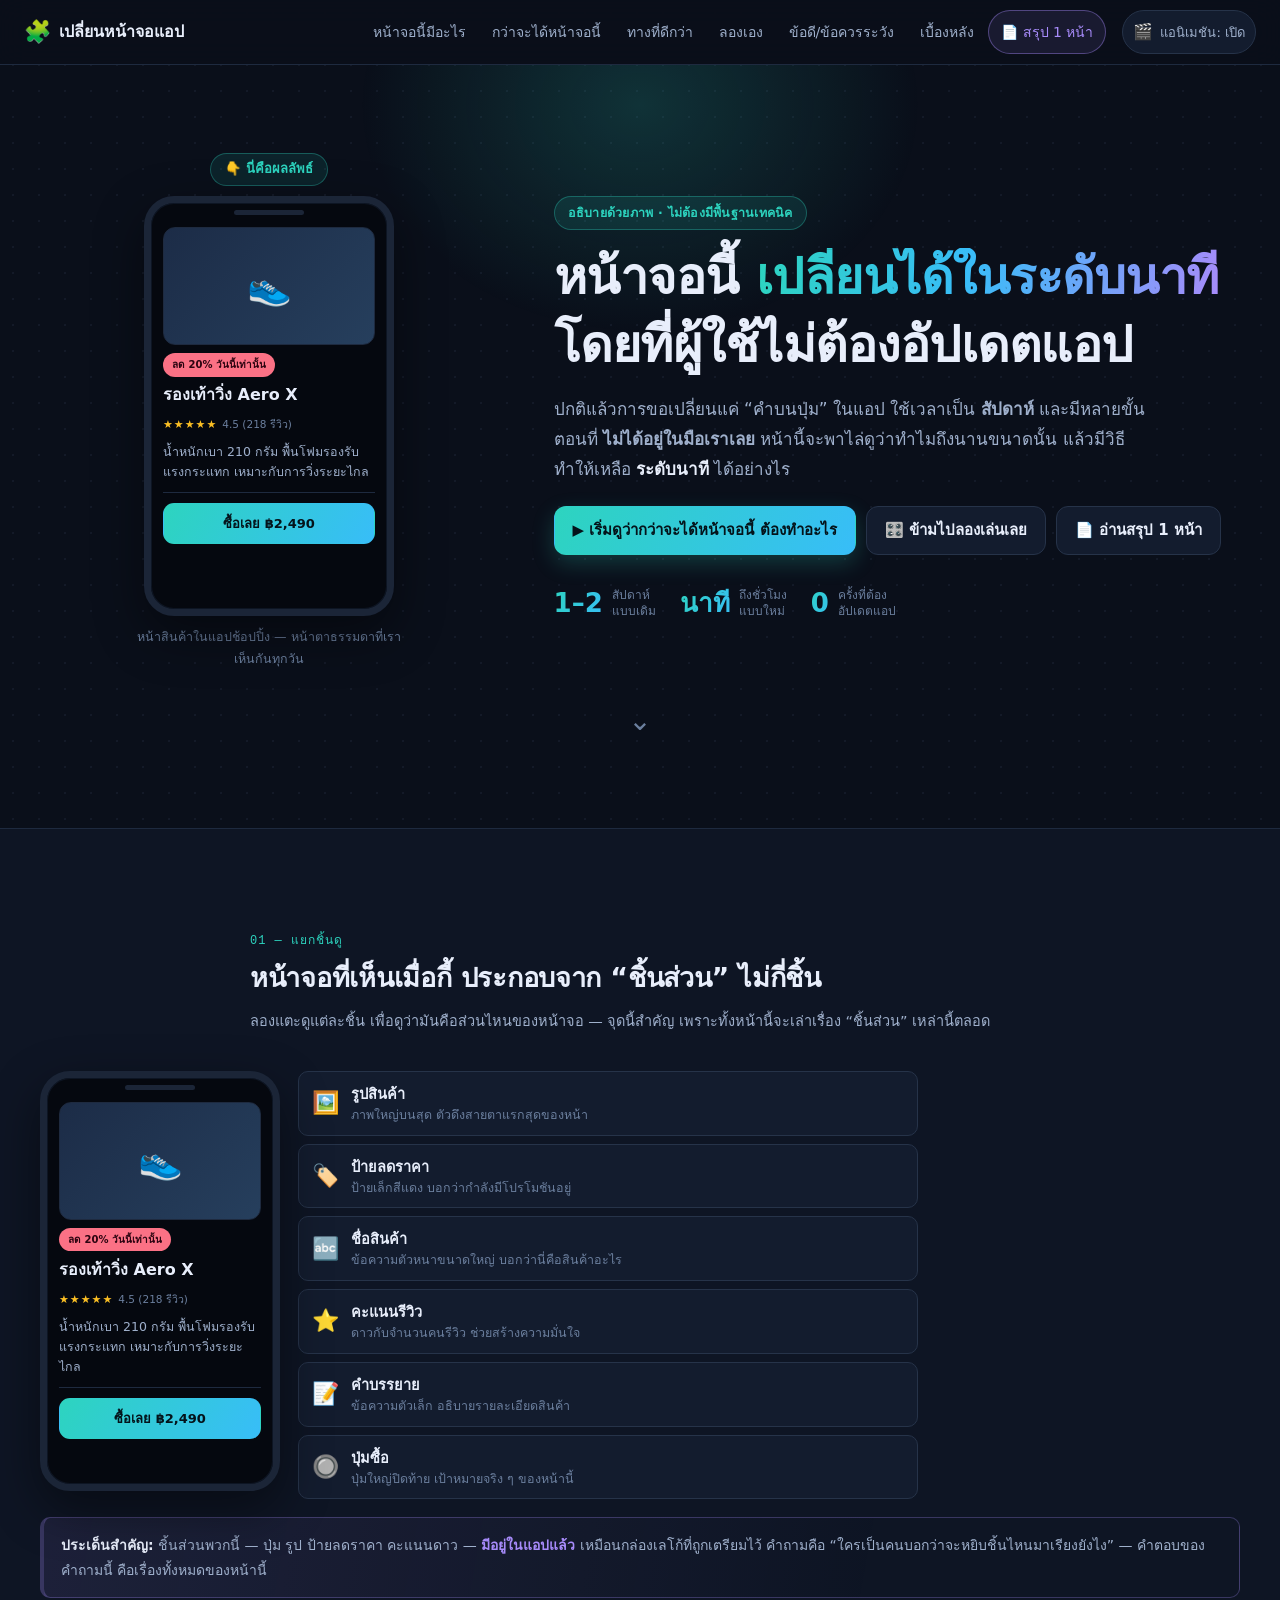
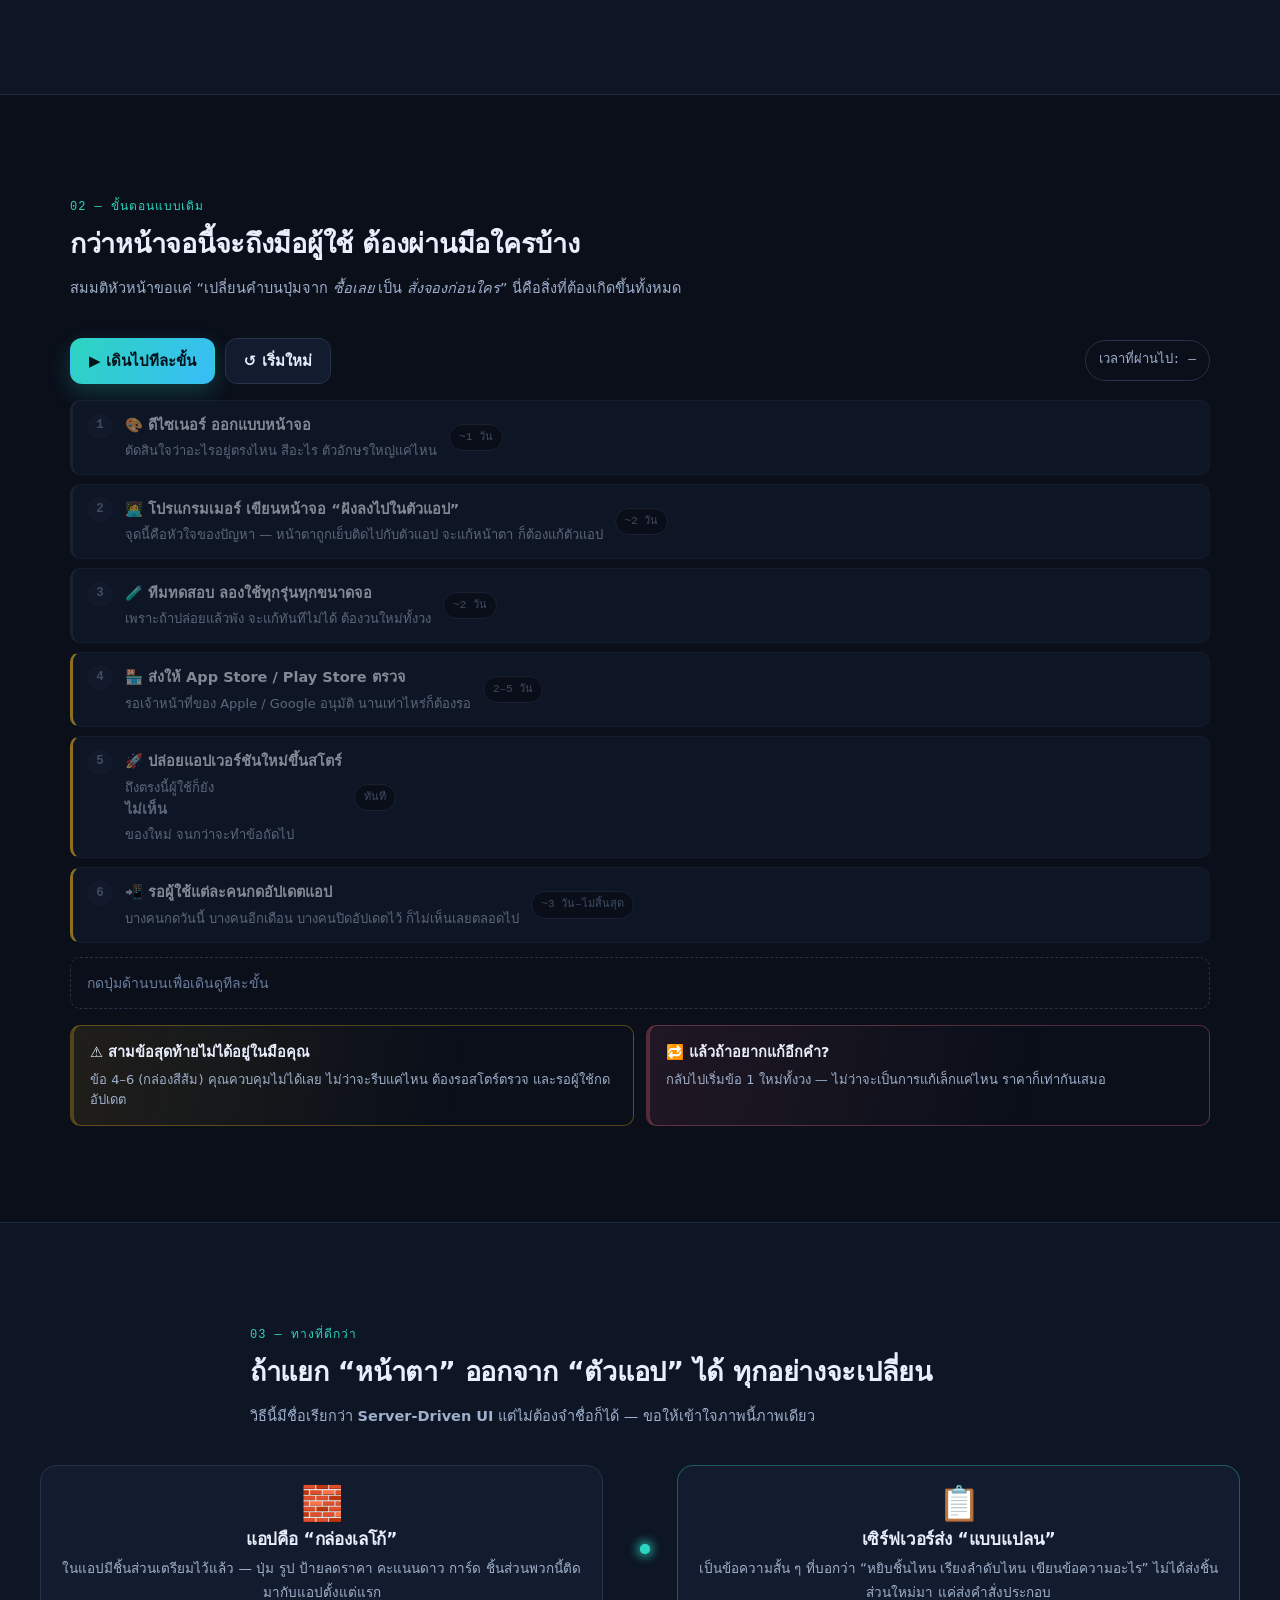
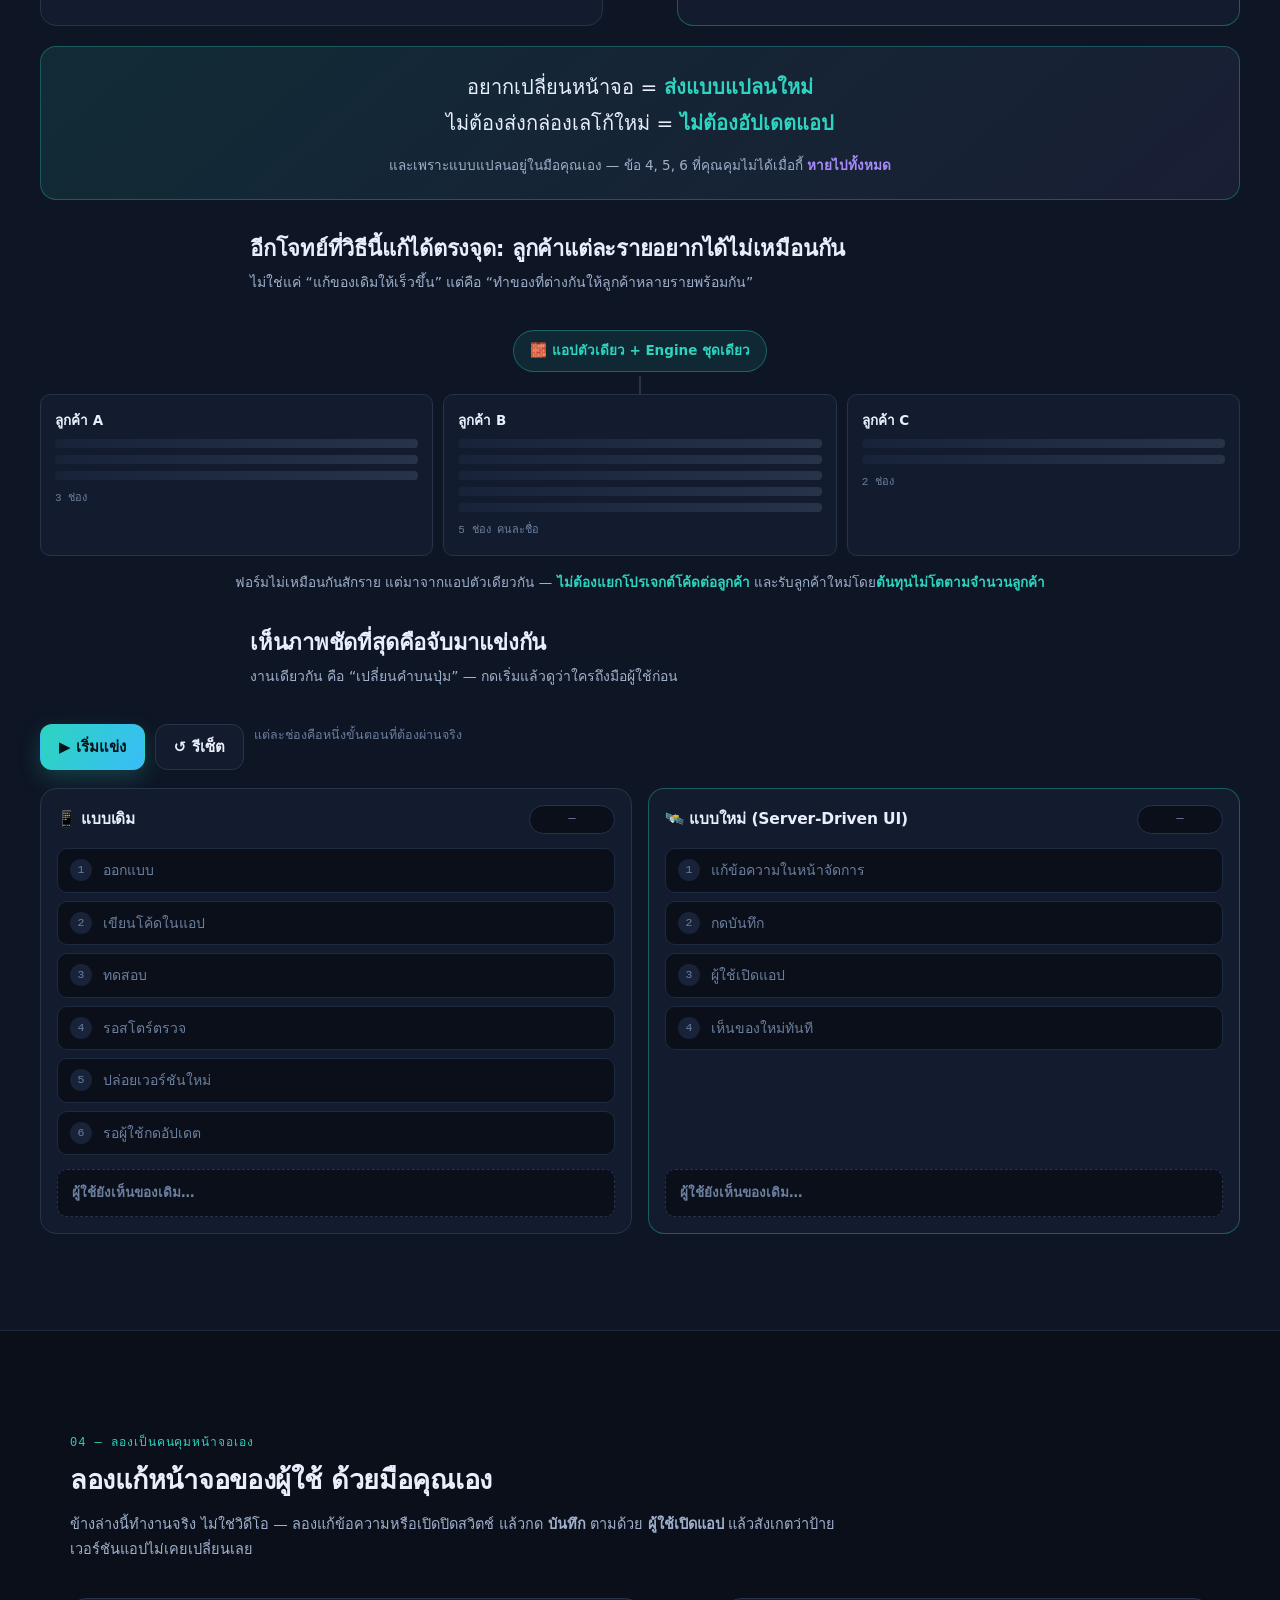
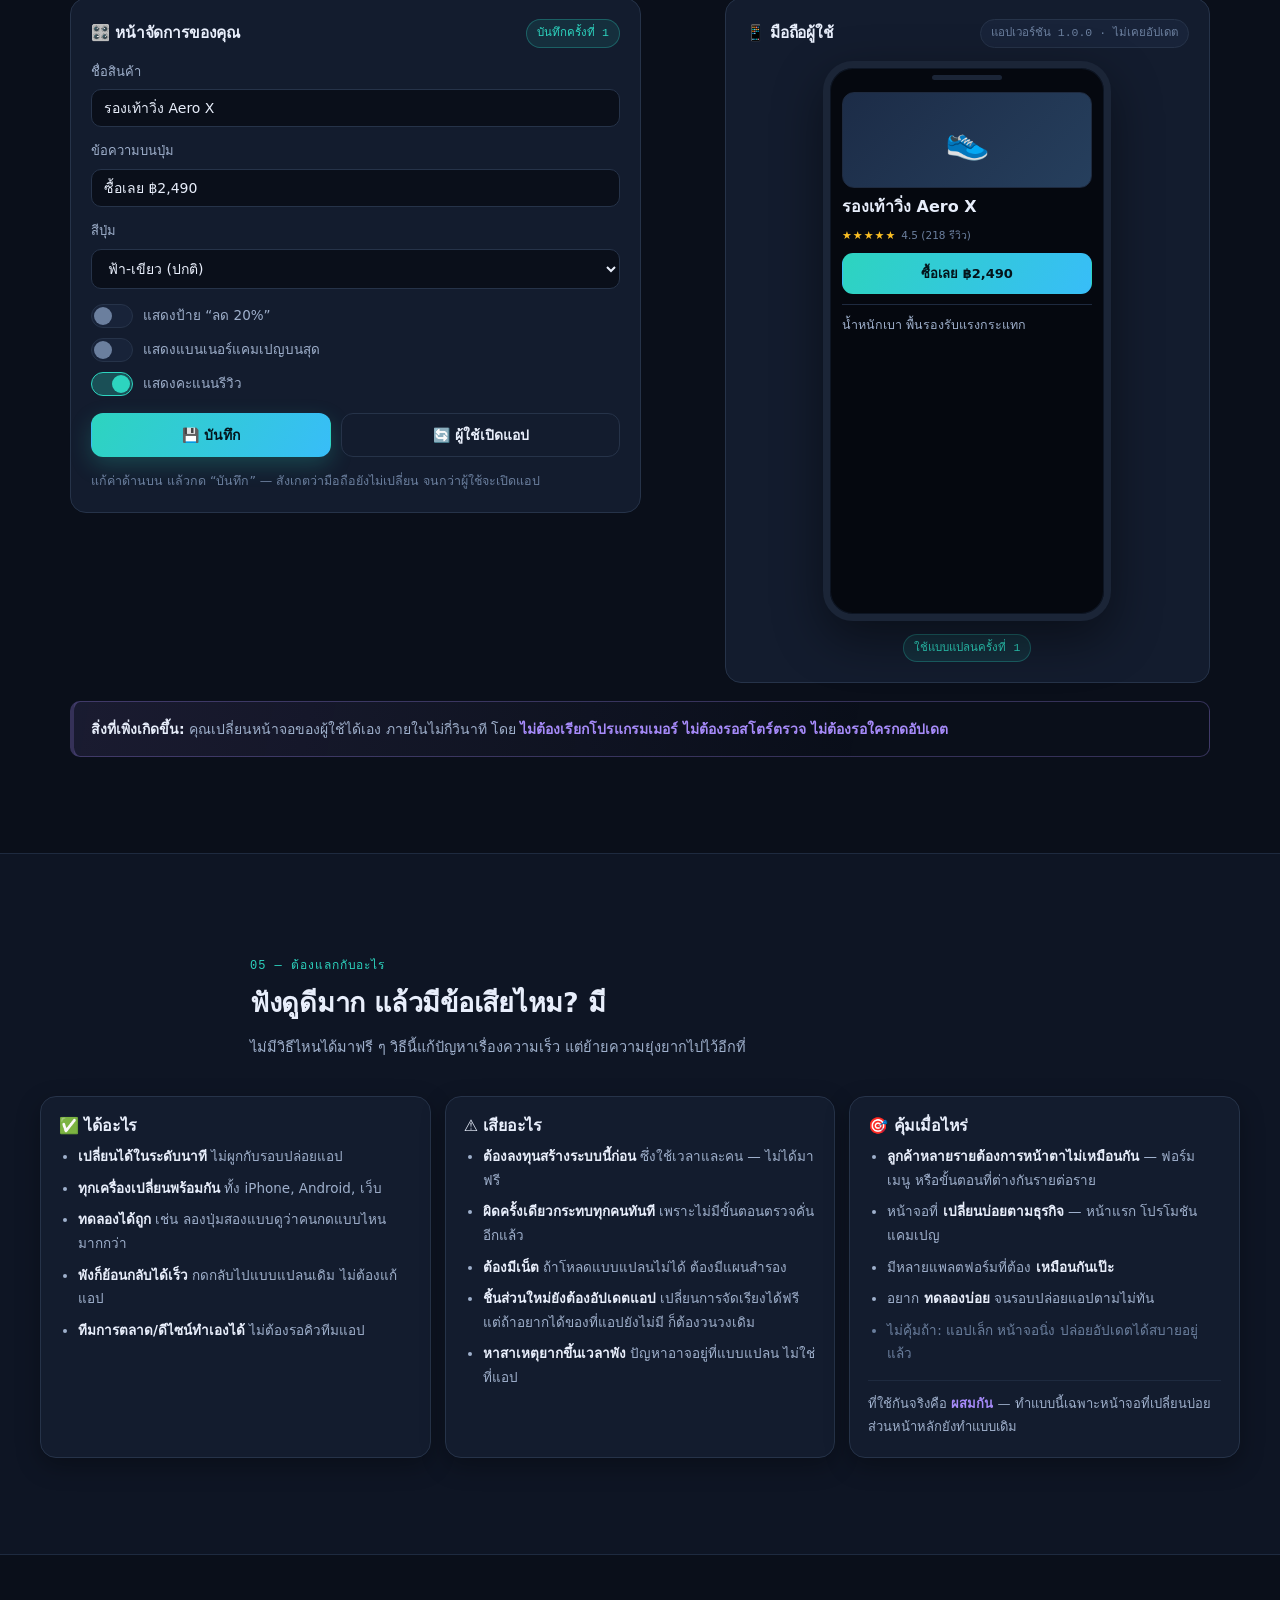
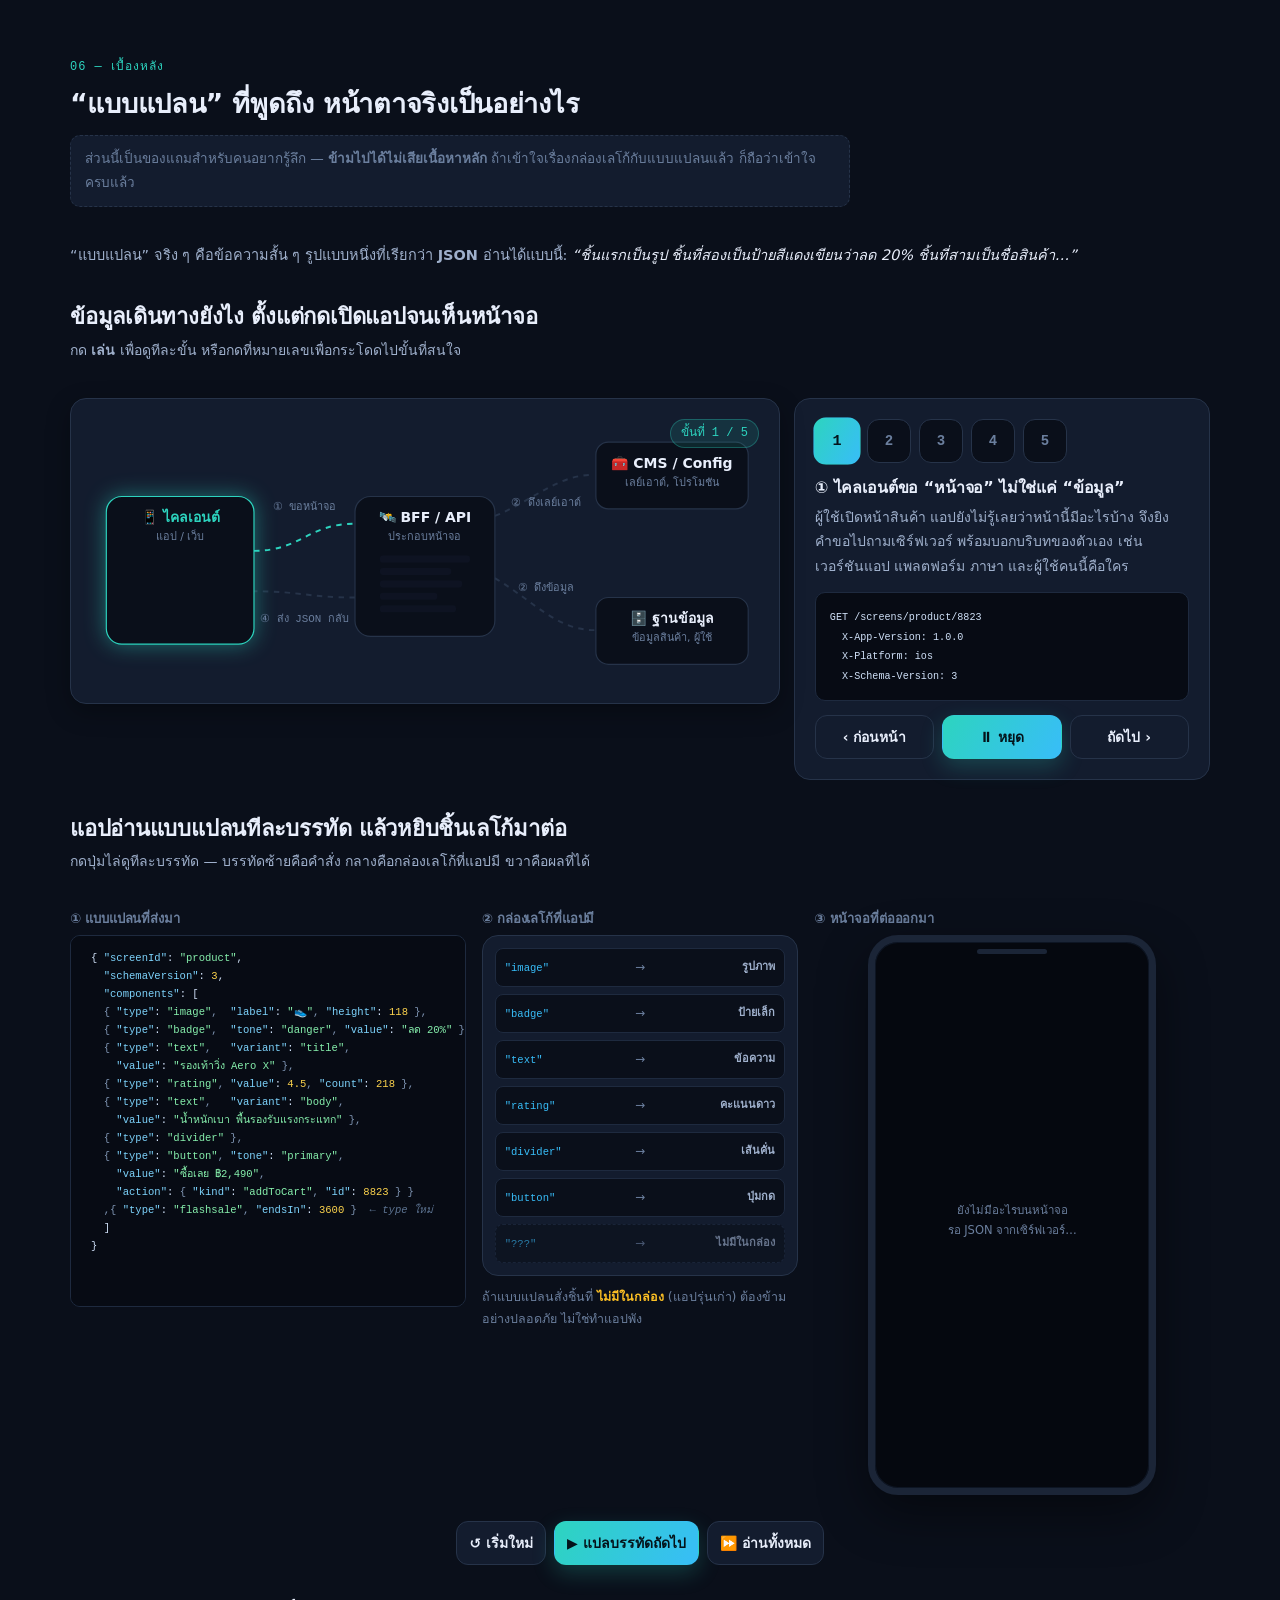
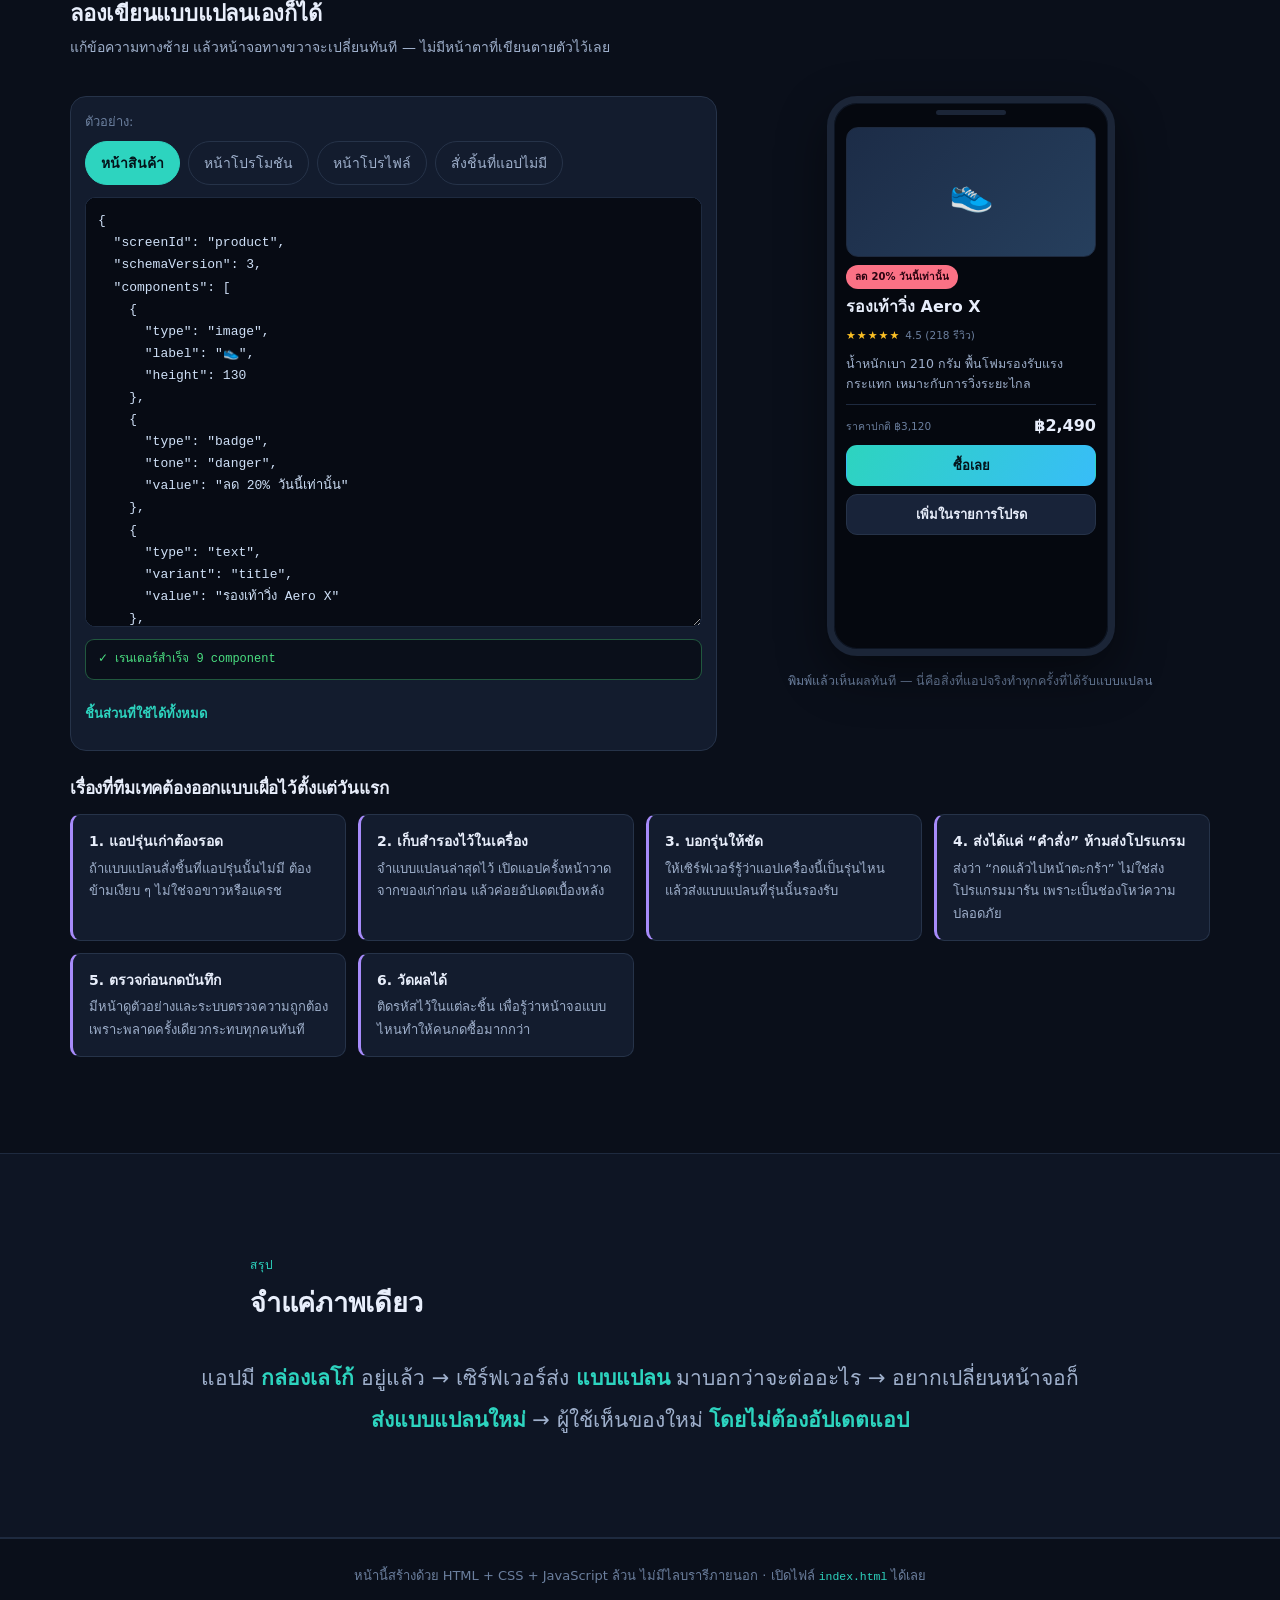
<file: index.html>
<!DOCTYPE html>
<html lang="th">
<head>
<meta charset="UTF-8">
<meta name="viewport" content="width=device-width, initial-scale=1">
<title>เปลี่ยนหน้าจอแอปได้ในระดับนาที — Server-Driven UI อธิบายด้วยภาพ</title>
<meta name="description" content="เริ่มจากผลลัพธ์ที่เห็น แล้วไล่ย้อนว่ากว่าจะได้หน้าจอนั้นต้องผ่านอะไร และทำไม Server-Driven UI ทำให้เปลี่ยนหน้าจอได้ในระดับนาที อธิบายด้วยแอนิเมชันแบบไม่ต้องมีพื้นฐานเทคนิค">
<link rel="stylesheet" href="assets/css/style.css">
<link rel="icon" href="data:image/svg+xml,<svg xmlns='http://www.w3.org/2000/svg' viewBox='0 0 100 100'><text y='.9em' font-size='90'>🧩</text></svg>">
</head>
<body>

<!-- ============ NAV ============ -->
<header class="nav" id="nav">
  <a class="nav__brand" href="#top">
    <span class="nav__logo">🧩</span>
    <span>เปลี่ยนหน้าจอแอป</span>
  </a>
  <nav class="nav__links">
    <a href="#parts">หน้าจอนี้มีอะไร</a>
    <a href="#howto">กว่าจะได้หน้าจอนี้</a>
    <a href="#switch">ทางที่ดีกว่า</a>
    <a href="#try">ลองเอง</a>
    <a href="#tradeoff">ข้อดี/ข้อควรระวัง</a>
    <a href="#behind">เบื้องหลัง</a>
    <a class="nav__links-alt" href="infographic.html">📄 สรุป 1 หน้า</a>
  </nav>
  <button class="motion-toggle" id="motionToggle" title="เปิด/ปิดแอนิเมชัน" aria-pressed="false">
    <span class="motion-toggle__icon" aria-hidden="true">🎬</span><span class="motion-toggle__label">แอนิเมชัน: เปิด</span>
  </button>
</header>
<div class="scroll-progress" id="scrollProgress"></div>

<!-- ============ 00 · ผลลัพธ์ ============ -->
<section class="hero" id="top">
  <div class="hero__glow" aria-hidden="true"></div>
  <div class="hero__inner">

    <!-- ผลลัพธ์มาก่อนทุกอย่าง: ให้เห็นของจริงก่อนจะอธิบายอะไรเลย -->
    <div class="result">
      <span class="result__tag">👇 นี่คือผลลัพธ์</span>
      <div class="phone phone--hero">
        <div class="phone__notch"></div>
        <div class="phone__screen" id="heroScreen"></div>
      </div>
      <p class="result__cap">หน้าสินค้าในแอปช้อปปิ้ง — หน้าตาธรรมดาที่เราเห็นกันทุกวัน</p>
    </div>

    <div class="hero__copy">
      <span class="pill">อธิบายด้วยภาพ · ไม่ต้องมีพื้นฐานเทคนิค</span>
      <h1>หน้าจอนี้ <em>เปลี่ยนได้ในระดับนาที</em><br>โดยที่ผู้ใช้ไม่ต้องอัปเดตแอป</h1>
      <p class="hero__lead">
        ปกติแล้วการขอเปลี่ยนแค่ “คำบนปุ่ม” ในแอป ใช้เวลาเป็น <strong>สัปดาห์</strong>
        และมีหลายขั้นตอนที่ <strong>ไม่ได้อยู่ในมือเราเลย</strong>
        หน้านี้จะพาไล่ดูว่าทำไมถึงนานขนาดนั้น แล้วมีวิธีทำให้เหลือ <em>ระดับนาที</em> ได้อย่างไร
      </p>
      <div class="hero__cta">
        <a class="btn btn--primary" href="#howto">▶ เริ่มดูว่ากว่าจะได้หน้าจอนี้ ต้องทำอะไร</a>
        <a class="btn btn--ghost" href="#try">🎛️ ข้ามไปลองเล่นเลย</a>
        <a class="btn btn--ghost" href="infographic.html">📄 อ่านสรุป 1 หน้า</a>
      </div>
      <ul class="hero__stats">
        <li><b>1–2</b><span>สัปดาห์<br>แบบเดิม</span></li>
        <li><b>นาที</b><span>ถึงชั่วโมง<br>แบบใหม่</span></li>
        <li><b>0</b><span>ครั้งที่ต้อง<br>อัปเดตแอป</span></li>
      </ul>
    </div>
  </div>
  <a class="hero__scroll" href="#parts" aria-label="เลื่อนลง">⌄</a>
</section>

<main>

<!-- ============ 01 · หน้าจอนี้ประกอบจากอะไร ============ -->
<section class="section section--alt" id="parts">
  <div class="section__head reveal">
    <span class="kicker">01 — แยกชิ้นดู</span>
    <h2>หน้าจอที่เห็นเมื่อกี้ ประกอบจาก “ชิ้นส่วน” ไม่กี่ชิ้น</h2>
    <p>ลองแตะดูแต่ละชิ้น เพื่อดูว่ามันคือส่วนไหนของหน้าจอ — จุดนี้สำคัญ เพราะทั้งหน้านี้จะเล่าเรื่อง “ชิ้นส่วน” เหล่านี้ตลอด</p>
  </div>

  <div class="parts reveal">
    <div class="parts__preview">
      <div class="phone phone--fit">
        <div class="phone__notch"></div>
        <div class="phone__screen" id="partsScreen"></div>
      </div>
    </div>
    <ul class="parts__list" id="partsList"></ul>
  </div>

  <div class="note reveal">
    <b>ประเด็นสำคัญ:</b> ชิ้นส่วนพวกนี้ — ปุ่ม รูป ป้ายลดราคา คะแนนดาว —
    <em>มีอยู่ในแอปแล้ว</em> เหมือนกล่องเลโก้ที่ถูกเตรียมไว้
    คำถามคือ “ใครเป็นคนบอกว่าจะหยิบชิ้นไหนมาเรียงยังไง” — คำตอบของคำถามนี้
    คือเรื่องทั้งหมดของหน้านี้
  </div>
</section>

<!-- ============ 02 · กว่าจะได้หน้าจอนี้ ============ -->
<section class="section" id="howto">
  <div class="section__head reveal">
    <span class="kicker">02 — ขั้นตอนแบบเดิม</span>
    <h2>กว่าหน้าจอนี้จะถึงมือผู้ใช้ ต้องผ่านมือใครบ้าง</h2>
    <p>สมมติหัวหน้าขอแค่ “เปลี่ยนคำบนปุ่มจาก <i>ซื้อเลย</i> เป็น <i>สั่งจองก่อนใคร</i>” นี่คือสิ่งที่ต้องเกิดขึ้นทั้งหมด</p>
  </div>

  <div class="journey reveal">
    <div class="journey__toolbar">
      <button class="btn btn--primary" id="journeyPlay">▶ เดินไปทีละขั้น</button>
      <button class="btn btn--ghost" id="journeyReset">↺ เริ่มใหม่</button>
      <span class="journey__clock" id="journeyClock">เวลาที่ผ่านไป: —</span>
    </div>

    <ol class="journey__list" id="journeyList">
      <li class="journey__step" data-j data-days="1">
        <span class="journey__num">1</span>
        <div class="journey__body">
          <b>🎨 ดีไซเนอร์ ออกแบบหน้าจอ</b>
          <p>ตัดสินใจว่าอะไรอยู่ตรงไหน สีอะไร ตัวอักษรใหญ่แค่ไหน</p>
        </div>
        <span class="journey__cost">~1 วัน</span>
      </li>
      <li class="journey__step" data-j data-days="2">
        <span class="journey__num">2</span>
        <div class="journey__body">
          <b>👩‍💻 โปรแกรมเมอร์ เขียนหน้าจอ “ฝังลงไปในตัวแอป”</b>
          <p>จุดนี้คือหัวใจของปัญหา — หน้าตาถูกเย็บติดไปกับตัวแอป
             จะแก้หน้าตา ก็ต้องแก้ตัวแอป</p>
        </div>
        <span class="journey__cost">~2 วัน</span>
      </li>
      <li class="journey__step" data-j data-days="2">
        <span class="journey__num">3</span>
        <div class="journey__body">
          <b>🧪 ทีมทดสอบ ลองใช้ทุกรุ่นทุกขนาดจอ</b>
          <p>เพราะถ้าปล่อยแล้วพัง จะแก้ทันทีไม่ได้ ต้องวนใหม่ทั้งวง</p>
        </div>
        <span class="journey__cost">~2 วัน</span>
      </li>
      <li class="journey__step journey__step--out" data-j data-days="3">
        <span class="journey__num">4</span>
        <div class="journey__body">
          <b>🏪 ส่งให้ App Store / Play Store ตรวจ</b>
          <p>รอเจ้าหน้าที่ของ Apple / Google อนุมัติ นานเท่าไหร่ก็ต้องรอ</p>
        </div>
        <span class="journey__cost">2–5 วัน</span>
      </li>
      <li class="journey__step journey__step--out" data-j data-days="0">
        <span class="journey__num">5</span>
        <div class="journey__body">
          <b>🚀 ปล่อยแอปเวอร์ชันใหม่ขึ้นสโตร์</b>
          <p>ถึงตรงนี้ผู้ใช้ก็ยัง <b>ไม่เห็น</b> ของใหม่ จนกว่าจะทำข้อถัดไป</p>
        </div>
        <span class="journey__cost">ทันที</span>
      </li>
      <li class="journey__step journey__step--out" data-j data-days="3">
        <span class="journey__num">6</span>
        <div class="journey__body">
          <b>📲 รอผู้ใช้แต่ละคนกดอัปเดตแอป</b>
          <p>บางคนกดวันนี้ บางคนอีกเดือน บางคนปิดอัปเดตไว้ ก็ไม่เห็นเลยตลอดไป</p>
        </div>
        <span class="journey__cost">~3 วัน–ไม่สิ้นสุด</span>
      </li>
    </ol>

    <div class="journey__verdict" id="journeyVerdict">
      กดปุ่มด้านบนเพื่อเดินดูทีละขั้น
    </div>

    <div class="journey__insight">
      <div class="insight">
        <b>⚠️ สามข้อสุดท้ายไม่ได้อยู่ในมือคุณ</b>
        <p>ข้อ 4–6 (กล่องสีส้ม) คุณควบคุมไม่ได้เลย ไม่ว่าจะรีบแค่ไหน
           ต้องรอสโตร์ตรวจ และรอผู้ใช้กดอัปเดต</p>
      </div>
      <div class="insight insight--loop">
        <b>🔁 แล้วถ้าอยากแก้อีกคำ?</b>
        <p>กลับไปเริ่มข้อ 1 ใหม่ทั้งวง — ไม่ว่าจะเป็นการแก้เล็กแค่ไหน
           ราคาก็เท่ากันเสมอ</p>
      </div>
    </div>
  </div>
</section>

<!-- ============ 03 · ทางที่ดีกว่า ============ -->
<section class="section section--alt" id="switch">
  <div class="section__head reveal">
    <span class="kicker">03 — ทางที่ดีกว่า</span>
    <h2>ถ้าแยก “หน้าตา” ออกจาก “ตัวแอป” ได้ ทุกอย่างจะเปลี่ยน</h2>
    <p>วิธีนี้มีชื่อเรียกว่า <b>Server-Driven UI</b> แต่ไม่ต้องจำชื่อก็ได้ — ขอให้เข้าใจภาพนี้ภาพเดียว</p>
  </div>

  <!-- เปรียบเทียบด้วยเลโก้ ให้คนไม่ใช่สายเทคเห็นภาพก่อนเข้าเรื่องจริง -->
  <div class="lego reveal">
    <div class="lego__card">
      <span class="lego__icon" aria-hidden="true">🧱</span>
      <h3>แอปคือ “กล่องเลโก้”</h3>
      <p>ในแอปมีชิ้นส่วนเตรียมไว้แล้ว — ปุ่ม รูป ป้ายลดราคา คะแนนดาว การ์ด
         ชิ้นส่วนพวกนี้ติดมากับแอปตั้งแต่แรก</p>
    </div>
    <div class="lego__arrow" aria-hidden="true">
      <span class="lego__dot"></span>
      <span class="lego__dot" style="animation-delay:.6s"></span>
    </div>
    <div class="lego__card lego__card--plan">
      <span class="lego__icon" aria-hidden="true">📋</span>
      <h3>เซิร์ฟเวอร์ส่ง “แบบแปลน”</h3>
      <p>เป็นข้อความสั้น ๆ ที่บอกว่า “หยิบชิ้นไหน เรียงลำดับไหน เขียนข้อความอะไร”
         ไม่ได้ส่งชิ้นส่วนใหม่มา แค่ส่งคำสั่งประกอบ</p>
    </div>
  </div>

  <div class="punch reveal">
    <p>
      อยากเปลี่ยนหน้าจอ = <b>ส่งแบบแปลนใหม่</b><br>
      ไม่ต้องส่งกล่องเลโก้ใหม่ = <b>ไม่ต้องอัปเดตแอป</b>
    </p>
    <p class="punch__sub">
      และเพราะแบบแปลนอยู่ในมือคุณเอง — ข้อ 4, 5, 6 ที่คุณคุมไม่ได้เมื่อกี้
      <em>หายไปทั้งหมด</em>
    </p>
  </div>

  <!-- โจทย์ที่วิธีนี้แก้ได้ตรงที่สุด และเป็นเหตุผลที่ใช้กันจริงในงาน B2B -->
  <div class="section__head section__head--sub reveal">
    <h3>อีกโจทย์ที่วิธีนี้แก้ได้ตรงจุด: ลูกค้าแต่ละรายอยากได้ไม่เหมือนกัน</h3>
    <p>ไม่ใช่แค่ “แก้ของเดิมให้เร็วขึ้น” แต่คือ “ทำของที่ต่างกันให้ลูกค้าหลายรายพร้อมกัน”</p>
  </div>

  <div class="tenants reveal">
    <div class="tenants__engine">
      <span>🧱 แอปตัวเดียว + Engine ชุดเดียว</span>
      <i class="tenants__pipe" aria-hidden="true"></i>
    </div>
    <div class="tenants__row">
      <div class="tenant">
        <b>ลูกค้า A</b>
        <i></i><i></i><i></i>
        <span>3 ช่อง</span>
      </div>
      <div class="tenant">
        <b>ลูกค้า B</b>
        <i></i><i></i><i></i><i></i><i></i>
        <span>5 ช่อง คนละชื่อ</span>
      </div>
      <div class="tenant">
        <b>ลูกค้า C</b>
        <i></i><i></i>
        <span>2 ช่อง</span>
      </div>
    </div>
    <p class="tenants__cap">
      ฟอร์มไม่เหมือนกันสักราย แต่มาจากแอปตัวเดียวกัน — <b>ไม่ต้องแยกโปรเจกต์โค้ดต่อลูกค้า</b>
      และรับลูกค้าใหม่โดย<b>ต้นทุนไม่โตตามจำนวนลูกค้า</b>
    </p>
  </div>

  <div class="section__head section__head--sub reveal">
    <h3>เห็นภาพชัดที่สุดคือจับมาแข่งกัน</h3>
    <p>งานเดียวกัน คือ “เปลี่ยนคำบนปุ่ม” — กดเริ่มแล้วดูว่าใครถึงมือผู้ใช้ก่อน</p>
  </div>

  <div class="race reveal">
    <div class="race__toolbar">
      <button class="btn btn--primary" id="raceStart">▶ เริ่มแข่ง</button>
      <button class="btn btn--ghost" id="raceReset">↺ รีเซ็ต</button>
      <span class="race__hint">แต่ละช่องคือหนึ่งขั้นตอนที่ต้องผ่านจริง</span>
    </div>

    <div class="race__lanes">
      <div class="lane" data-lane="classic">
        <div class="lane__head">
          <h3>📱 แบบเดิม</h3>
          <span class="lane__clock" data-clock>—</span>
        </div>
        <ol class="lane__steps">
          <li data-step><i>1</i> ออกแบบ</li>
          <li data-step><i>2</i> เขียนโค้ดในแอป</li>
          <li data-step><i>3</i> ทดสอบ</li>
          <li data-step><i>4</i> รอสโตร์ตรวจ</li>
          <li data-step><i>5</i> ปล่อยเวอร์ชันใหม่</li>
          <li data-step><i>6</i> รอผู้ใช้กดอัปเดต</li>
        </ol>
        <div class="lane__result" data-result>ผู้ใช้ยังเห็นของเดิม…</div>
      </div>

      <div class="lane lane--sdui" data-lane="sdui">
        <div class="lane__head">
          <h3>🛰️ แบบใหม่ (Server-Driven UI)</h3>
          <span class="lane__clock" data-clock>—</span>
        </div>
        <ol class="lane__steps">
          <li data-step><i>1</i> แก้ข้อความในหน้าจัดการ</li>
          <li data-step><i>2</i> กดบันทึก</li>
          <li data-step><i>3</i> ผู้ใช้เปิดแอป</li>
          <li data-step><i>4</i> เห็นของใหม่ทันที</li>
        </ol>
        <div class="lane__result" data-result>ผู้ใช้ยังเห็นของเดิม…</div>
      </div>
    </div>
  </div>
</section>

<!-- ============ 04 · ลองเอง ============ -->
<section class="section" id="try">
  <div class="section__head reveal">
    <span class="kicker">04 — ลองเป็นคนคุมหน้าจอเอง</span>
    <h2>ลองแก้หน้าจอของผู้ใช้ ด้วยมือคุณเอง</h2>
    <p>
      ข้างล่างนี้ทำงานจริง ไม่ใช่วิดีโอ — ลองแก้ข้อความหรือเปิดปิดสวิตช์ แล้วกด
      <b>บันทึก</b> ตามด้วย <b>ผู้ใช้เปิดแอป</b> แล้วสังเกตว่าป้ายเวอร์ชันแอปไม่เคยเปลี่ยนเลย
    </p>
  </div>

  <div class="ota reveal">
    <div class="ota__server">
      <div class="ota__panelhead">
        <h3>🎛️ หน้าจัดการของคุณ</h3>
        <span class="tag" id="otaServerVer">บันทึกครั้งที่ 1</span>
      </div>

      <label class="field">
        <span>ชื่อสินค้า</span>
        <input type="text" id="otaTitle" value="รองเท้าวิ่ง Aero X" maxlength="40">
      </label>

      <label class="field">
        <span>ข้อความบนปุ่ม</span>
        <input type="text" id="otaCta" value="ซื้อเลย ฿2,490" maxlength="30">
      </label>

      <label class="field">
        <span>สีปุ่ม</span>
        <select id="otaTone">
          <option value="primary">ฟ้า-เขียว (ปกติ)</option>
          <option value="secondary">เทา (เรียบ ๆ)</option>
          <option value="danger">แดง (เร่งการตัดสินใจ)</option>
        </select>
      </label>

      <div class="field field--switches">
        <label class="switch"><input type="checkbox" id="otaBadge"><span></span>แสดงป้าย “ลด 20%”</label>
        <label class="switch"><input type="checkbox" id="otaBanner"><span></span>แสดงแบนเนอร์แคมเปญบนสุด</label>
        <label class="switch"><input type="checkbox" id="otaReview" checked><span></span>แสดงคะแนนรีวิว</label>
      </div>

      <div class="ota__actions">
        <button class="btn btn--primary" id="otaDeploy">💾 บันทึก</button>
        <button class="btn btn--ghost" id="otaFetch">🔄 ผู้ใช้เปิดแอป</button>
      </div>
      <p class="ota__hint" id="otaHint">แก้ค่าด้านบน แล้วกด “บันทึก” — สังเกตว่ามือถือยังไม่เปลี่ยน จนกว่าผู้ใช้จะเปิดแอป</p>
    </div>

    <div class="ota__wire" aria-hidden="true"><span class="ota__packet" id="otaPacket">แบบแปลน</span></div>

    <div class="ota__client">
      <div class="ota__panelhead">
        <h3>📱 มือถือผู้ใช้</h3>
        <span class="tag tag--fixed">แอปเวอร์ชัน 1.0.0 · ไม่เคยอัปเดต</span>
      </div>
      <div class="phone">
        <div class="phone__notch"></div>
        <div class="phone__screen" id="otaScreen"></div>
      </div>
      <span class="tag" id="otaClientVer">ใช้แบบแปลนครั้งที่ 1</span>
    </div>
  </div>

  <div class="note note--win reveal">
    <b>สิ่งที่เพิ่งเกิดขึ้น:</b> คุณเปลี่ยนหน้าจอของผู้ใช้ได้เอง ภายในไม่กี่วินาที
    โดย <em>ไม่ต้องเรียกโปรแกรมเมอร์ ไม่ต้องรอสโตร์ตรวจ ไม่ต้องรอใครกดอัปเดต</em>
  </div>
</section>

<!-- ============ 05 · ข้อดี / ข้อควรระวัง ============ -->
<section class="section section--alt" id="tradeoff">
  <div class="section__head reveal">
    <span class="kicker">05 — ต้องแลกกับอะไร</span>
    <h2>ฟังดูดีมาก แล้วมีข้อเสียไหม? มี</h2>
    <p>ไม่มีวิธีไหนได้มาฟรี ๆ วิธีนี้แก้ปัญหาเรื่องความเร็ว แต่ย้ายความยุ่งยากไปไว้อีกที่</p>
  </div>

  <div class="cards reveal">
    <article class="card card--good">
      <h3>✅ ได้อะไร</h3>
      <ul>
        <li><b>เปลี่ยนได้ในระดับนาที</b> ไม่ผูกกับรอบปล่อยแอป</li>
        <li><b>ทุกเครื่องเปลี่ยนพร้อมกัน</b> ทั้ง iPhone, Android, เว็บ</li>
        <li><b>ทดลองได้ถูก</b> เช่น ลองปุ่มสองแบบดูว่าคนกดแบบไหนมากกว่า</li>
        <li><b>พังก็ย้อนกลับได้เร็ว</b> กดกลับไปแบบแปลนเดิม ไม่ต้องแก้แอป</li>
        <li><b>ทีมการตลาด/ดีไซน์ทำเองได้</b> ไม่ต้องรอคิวทีมแอป</li>
      </ul>
    </article>
    <article class="card card--bad">
      <h3>⚠️ เสียอะไร</h3>
      <ul>
        <li><b>ต้องลงทุนสร้างระบบนี้ก่อน</b> ซึ่งใช้เวลาและคน — ไม่ได้มาฟรี</li>
        <li><b>ผิดครั้งเดียวกระทบทุกคนทันที</b> เพราะไม่มีขั้นตอนตรวจคั่นอีกแล้ว</li>
        <li><b>ต้องมีเน็ต</b> ถ้าโหลดแบบแปลนไม่ได้ ต้องมีแผนสำรอง</li>
        <li><b>ชิ้นส่วนใหม่ยังต้องอัปเดตแอป</b> เปลี่ยนการจัดเรียงได้ฟรี
            แต่ถ้าอยากได้ของที่แอปยังไม่มี ก็ต้องวนวงเดิม</li>
        <li><b>หาสาเหตุยากขึ้นเวลาพัง</b> ปัญหาอาจอยู่ที่แบบแปลน ไม่ใช่ที่แอป</li>
      </ul>
    </article>
    <article class="card card--tip">
      <h3>🎯 คุ้มเมื่อไหร่</h3>
      <ul>
        <li><b>ลูกค้าหลายรายต้องการหน้าตาไม่เหมือนกัน</b> — ฟอร์ม เมนู หรือขั้นตอนที่ต่างกันรายต่อราย</li>
        <li>หน้าจอที่ <b>เปลี่ยนบ่อยตามธุรกิจ</b> — หน้าแรก โปรโมชัน แคมเปญ</li>
        <li>มีหลายแพลตฟอร์มที่ต้อง <b>เหมือนกันเป๊ะ</b></li>
        <li>อยาก <b>ทดลองบ่อย</b> จนรอบปล่อยแอปตามไม่ทัน</li>
        <li class="muted">ไม่คุ้มถ้า: แอปเล็ก หน้าจอนิ่ง ปล่อยอัปเดตได้สบายอยู่แล้ว</li>
      </ul>
      <p class="card__foot">ที่ใช้กันจริงคือ <b>ผสมกัน</b> — ทำแบบนี้เฉพาะหน้าจอที่เปลี่ยนบ่อย ส่วนหน้าหลักยังทำแบบเดิม</p>
    </article>
  </div>
</section>

<!-- ============ 06 · เบื้องหลัง (โซนเทคนิค) ============ -->
<section class="section" id="behind">
  <div class="section__head reveal">
    <span class="kicker">06 — เบื้องหลัง</span>
    <h2>“แบบแปลน” ที่พูดถึง หน้าตาจริงเป็นอย่างไร</h2>
    <p class="section__head-note">
      ส่วนนี้เป็นของแถมสำหรับคนอยากรู้ลึก — <b>ข้ามไปได้ไม่เสียเนื้อหาหลัก</b>
      ถ้าเข้าใจเรื่องกล่องเลโก้กับแบบแปลนแล้ว ก็ถือว่าเข้าใจครบแล้ว
    </p>
  </div>

  <div class="behind reveal">
    <p class="behind__lead">
      “แบบแปลน” จริง ๆ คือข้อความสั้น ๆ รูปแบบหนึ่งที่เรียกว่า <b>JSON</b>
      อ่านได้แบบนี้: <i>“ชิ้นแรกเป็นรูป ชิ้นที่สองเป็นป้ายสีแดงเขียนว่าลด 20% ชิ้นที่สามเป็นชื่อสินค้า…”</i>
    </p>
  </div>

  <!-- 06.1 เส้นทางของข้อมูล -->
  <div class="section__head section__head--sub reveal">
    <h3>ข้อมูลเดินทางยังไง ตั้งแต่กดเปิดแอปจนเห็นหน้าจอ</h3>
    <p>กด <b>เล่น</b> เพื่อดูทีละขั้น หรือกดที่หมายเลขเพื่อกระโดดไปขั้นที่สนใจ</p>
  </div>

  <div class="flow reveal">
    <!-- แผนภาพถูกสร้างด้วย JS จากข้อมูลชุดเดียว แล้ววางผังใหม่ตามขนาดจอ
         (มือถือ = เรียงลงแนวตั้ง / แท็บเล็ตขึ้นไป = เรียงตามแนวนอน) -->
    <div class="flow__stage">
      <svg id="flowSvg" role="img" aria-label="แผนภาพการเดินทางของข้อมูล"></svg>
      <div class="flow__badge" id="flowBadge">พร้อมเริ่ม</div>
    </div>

    <aside class="flow__panel">
      <div class="flow__steps" id="flowSteps" role="tablist" aria-label="เลือกขั้นตอน"></div>
      <div class="flow__text">
        <h3 id="flowTitle">แต่ละขั้นเกิดอะไรขึ้น</h3>
        <p id="flowDesc">กดปุ่ม “เล่น” เพื่อเริ่มดูการทำงานทีละขั้นตอน</p>
        <pre class="code code--sm"><code id="flowCode">// รอเริ่มทำงาน…</code></pre>
      </div>
      <div class="flow__controls">
        <button class="btn btn--ghost" id="flowPrev">‹ ก่อนหน้า</button>
        <button class="btn btn--primary" id="flowPlay">▶ เล่น</button>
        <button class="btn btn--ghost" id="flowNext">ถัดไป ›</button>
      </div>
    </aside>
  </div>

  <!-- 06.2 แบบแปลน → หน้าจอ -->
  <div class="section__head section__head--sub reveal">
    <h3>แอปอ่านแบบแปลนทีละบรรทัด แล้วหยิบชิ้นเลโก้มาต่อ</h3>
    <p>กดปุ่มไล่ดูทีละบรรทัด — บรรทัดซ้ายคือคำสั่ง กลางคือกล่องเลโก้ที่แอปมี ขวาคือผลที่ได้</p>
  </div>

  <div class="mapping reveal">
    <div class="mapping__col">
      <h4 class="mapping__label">① แบบแปลนที่ส่งมา</h4>
      <pre class="code code--tall" id="mapJson"></pre>
    </div>

    <div class="mapping__col mapping__col--mid">
      <h4 class="mapping__label">② กล่องเลโก้ที่แอปมี</h4>
      <div class="registry" id="registry">
        <div class="registry__row" data-type="image"><code>"image"</code><span>→</span><b>รูปภาพ</b></div>
        <div class="registry__row" data-type="badge"><code>"badge"</code><span>→</span><b>ป้ายเล็ก</b></div>
        <div class="registry__row" data-type="text"><code>"text"</code><span>→</span><b>ข้อความ</b></div>
        <div class="registry__row" data-type="rating"><code>"rating"</code><span>→</span><b>คะแนนดาว</b></div>
        <div class="registry__row" data-type="divider"><code>"divider"</code><span>→</span><b>เส้นคั่น</b></div>
        <div class="registry__row" data-type="button"><code>"button"</code><span>→</span><b>ปุ่มกด</b></div>
        <div class="registry__row registry__row--unknown" data-type="__unknown"><code>"???"</code><span>→</span><b>ไม่มีในกล่อง</b></div>
      </div>
      <p class="mapping__hint">ถ้าแบบแปลนสั่งชิ้นที่ <b>ไม่มีในกล่อง</b> (แอปรุ่นเก่า) ต้องข้ามอย่างปลอดภัย ไม่ใช่ทำแอปพัง</p>
    </div>

    <div class="mapping__col mapping__col--preview">
      <h4 class="mapping__label">③ หน้าจอที่ต่อออกมา</h4>
      <div class="phone">
        <div class="phone__notch"></div>
        <div class="phone__screen" id="mapScreen"></div>
      </div>
    </div>

    <div class="mapping__controls">
      <button class="btn btn--ghost" id="mapReset">↺ เริ่มใหม่</button>
      <button class="btn btn--primary" id="mapStep">▶ อ่านบรรทัดถัดไป</button>
      <button class="btn btn--ghost" id="mapAll">⏩ อ่านทั้งหมด</button>
    </div>
  </div>

  <!-- 06.3 playground -->
  <div class="section__head section__head--sub reveal">
    <h3>ลองเขียนแบบแปลนเองก็ได้</h3>
    <p>แก้ข้อความทางซ้าย แล้วหน้าจอทางขวาจะเปลี่ยนทันที — ไม่มีหน้าตาที่เขียนตายตัวไว้เลย</p>
  </div>

  <div class="playground reveal">
    <div class="playground__editor">
      <div class="playground__presets">
        <span>ตัวอย่าง:</span>
        <button class="chip" data-preset="product">หน้าสินค้า</button>
        <button class="chip" data-preset="promo">หน้าโปรโมชัน</button>
        <button class="chip" data-preset="profile">หน้าโปรไฟล์</button>
        <button class="chip chip--warn" data-preset="unknown">สั่งชิ้นที่แอปไม่มี</button>
      </div>
      <textarea id="pgInput" spellcheck="false" aria-label="แก้ไขแบบแปลนของหน้าจอ"></textarea>
      <div class="playground__status" id="pgStatus"></div>
      <details class="playground__docs">
        <summary>ชิ้นส่วนที่ใช้ได้ทั้งหมด</summary>
        <ul>
          <li><code>text</code> — ข้อความ (<code>variant</code>: title / body / caption)</li>
          <li><code>button</code> — ปุ่ม (<code>tone</code>: primary / secondary / danger)</li>
          <li><code>image</code> — รูป (<code>label</code> ใส่อีโมจิได้)</li>
          <li><code>card</code> / <code>row</code> — กล่องและการวางแนวนอน (<code>children</code>)</li>
          <li><code>badge</code> — ป้ายเล็ก · <code>rating</code> — คะแนนดาว</li>
          <li><code>input</code> — ช่องกรอก · <code>list</code> — รายการ</li>
          <li><code>divider</code> — เส้นคั่น · <code>spacer</code> — ช่องว่าง</li>
        </ul>
      </details>
    </div>

    <div class="playground__preview">
      <div class="phone phone--lg">
        <div class="phone__notch"></div>
        <div class="phone__screen" id="pgScreen"></div>
      </div>
      <p class="playground__caption">พิมพ์แล้วเห็นผลทันที — นี่คือสิ่งที่แอปจริงทำทุกครั้งที่ได้รับแบบแปลน</p>
    </div>
  </div>

  <div class="pitfalls reveal">
    <h3>เรื่องที่ทีมเทคต้องออกแบบเผื่อไว้ตั้งแต่วันแรก</h3>
    <div class="pitfalls__grid">
      <div><b>1. แอปรุ่นเก่าต้องรอด</b><p>ถ้าแบบแปลนสั่งชิ้นที่แอปรุ่นนั้นไม่มี ต้องข้ามเงียบ ๆ ไม่ใช่จอขาวหรือแครช</p></div>
      <div><b>2. เก็บสำรองไว้ในเครื่อง</b><p>จำแบบแปลนล่าสุดไว้ เปิดแอปครั้งหน้าวาดจากของเก่าก่อน แล้วค่อยอัปเดตเบื้องหลัง</p></div>
      <div><b>3. บอกรุ่นให้ชัด</b><p>ให้เซิร์ฟเวอร์รู้ว่าแอปเครื่องนี้เป็นรุ่นไหน แล้วส่งแบบแปลนที่รุ่นนั้นรองรับ</p></div>
      <div><b>4. ส่งได้แค่ “คำสั่ง” ห้ามส่งโปรแกรม</b><p>ส่งว่า “กดแล้วไปหน้าตะกร้า” ไม่ใช่ส่งโปรแกรมมารัน เพราะเป็นช่องโหว่ความปลอดภัย</p></div>
      <div><b>5. ตรวจก่อนกดบันทึก</b><p>มีหน้าดูตัวอย่างและระบบตรวจความถูกต้อง เพราะพลาดครั้งเดียวกระทบทุกคนทันที</p></div>
      <div><b>6. วัดผลได้</b><p>ติดรหัสไว้ในแต่ละชิ้น เพื่อรู้ว่าหน้าจอแบบไหนทำให้คนกดซื้อมากกว่า</p></div>
    </div>
  </div>
</section>

<!-- ============ สรุป ============ -->
<section class="section section--alt" id="recap">
  <div class="section__head reveal">
    <span class="kicker">สรุป</span>
    <h2>จำแค่ภาพเดียว</h2>
  </div>
  <p class="recap reveal">
    แอปมี <b>กล่องเลโก้</b> อยู่แล้ว → เซิร์ฟเวอร์ส่ง <b>แบบแปลน</b> มาบอกว่าจะต่ออะไร →
    อยากเปลี่ยนหน้าจอก็ <b>ส่งแบบแปลนใหม่</b> → ผู้ใช้เห็นของใหม่ <b>โดยไม่ต้องอัปเดตแอป</b>
  </p>
</section>

</main>

<footer class="footer">
  <p>หน้านี้สร้างด้วย HTML + CSS + JavaScript ล้วน ไม่มีไลบรารีภายนอก · เปิดไฟล์ <code>index.html</code> ได้เลย</p>
</footer>

<script src="assets/js/renderer.js"></script>
<script src="assets/js/main.js"></script>
</body>
</html>
</file>
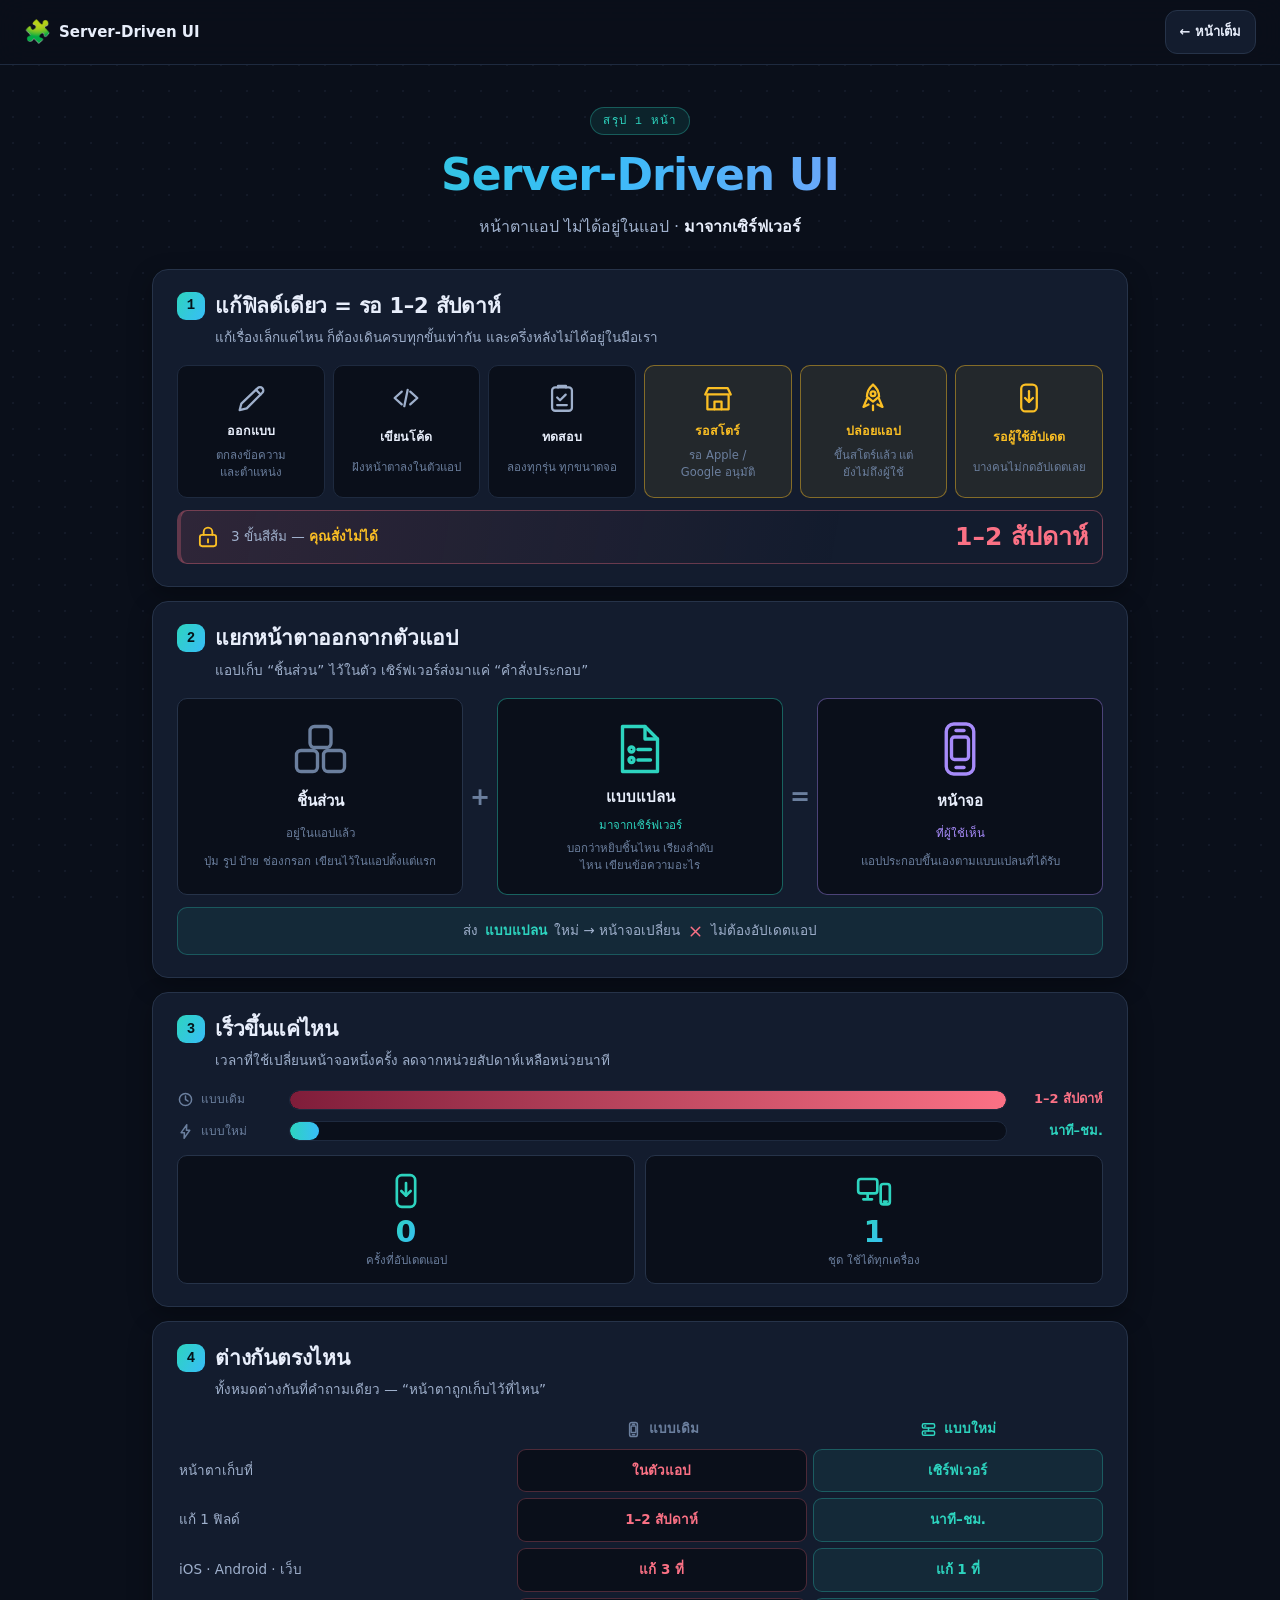
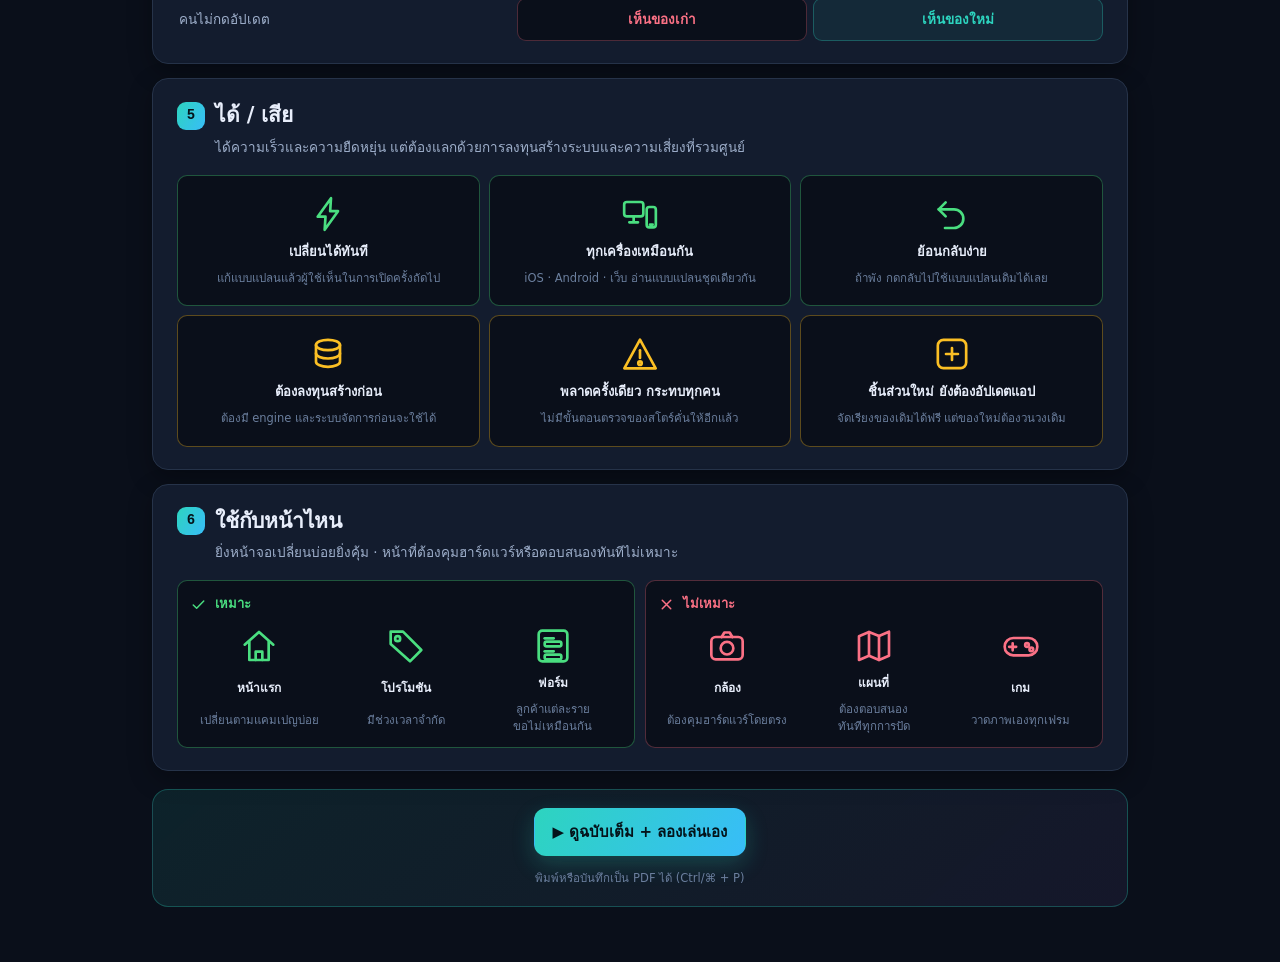
<file: infographic.html>
<!DOCTYPE html>
<html lang="th">
<head>
<meta charset="UTF-8">
<meta name="viewport" content="width=device-width, initial-scale=1">
<title>Server-Driven UI สรุปใน 1 หน้า — Infographic</title>
<meta name="description" content="อินโฟกราฟิกสรุป Server-Driven UI ใน 1 หน้า เล่าด้วยภาพเป็นหลัก อ่านนิดเดียวเข้าใจครบ">
<link rel="stylesheet" href="assets/css/style.css">
<link rel="stylesheet" href="assets/css/infographic.css">
<link rel="icon" href="data:image/svg+xml,<svg xmlns='http://www.w3.org/2000/svg' viewBox='0 0 100 100'><text y='.9em' font-size='90'>🧩</text></svg>">
</head>
<body class="ig-body">

<!-- ===== คลังไอคอน: วาดเป็นเส้นด้วย currentColor จึงคมทุกขนาดและพิมพ์ออกกระดาษได้ ===== -->
<svg class="sprite" aria-hidden="true" focusable="false">
  <defs>
    <g id="i-design"><path d="M4 20.5l5-1.2L20 8.3a2.3 2.3 0 0 0-3.3-3.3L5.2 16z"/><path d="M15.5 6.2l3.3 3.3"/></g>
    <g id="i-code"><path d="M9 7.5 4 12l5 4.5"/><path d="M15 7.5 20 12l-5 4.5"/><path d="M13.2 6.2 10.8 17.8"/></g>
    <g id="i-test"><rect x="5" y="4.5" width="14" height="16.5" rx="2.2"/><path d="M9.2 4.5V3.4h5.6v1.1"/><path d="M8.6 11.6l2 2 4-4"/><path d="M8.6 17h6.8"/></g>
    <g id="i-store"><path d="M4.5 9.5h15V20h-15z"/><path d="M3 9.5 5.2 5h13.6L21 9.5"/><path d="M9.5 20v-5.5h5V20"/></g>
    <g id="i-rocket"><path d="M12 2.5c2.9 2.5 4.3 5.7 4.3 8.6L12 14.6l-4.3-3.5c0-2.9 1.4-6.1 4.3-8.6z"/><circle cx="12" cy="9" r="1.7"/><path d="M7.7 12.6 5.3 18.3l3.5-1.7M16.3 12.6l2.4 5.7-3.5-1.7"/><path d="M12 17.4v3.2"/></g>
    <g id="i-update"><rect x="6.5" y="2.5" width="11" height="19" rx="3"/><path d="M12 7.2v7.6"/><path d="M9.2 12l2.8 2.8L14.8 12"/></g>
    <g id="i-lock"><rect x="4.5" y="10" width="15" height="10.5" rx="2.2"/><path d="M8 10V7.4a4 4 0 0 1 8 0V10"/><path d="M12 14v3"/></g>
    <g id="i-brick"><rect x="8" y="3" width="8.4" height="8.4" rx="1.8"/><rect x="2.6" y="12.6" width="8.4" height="8.4" rx="1.8"/><rect x="13.4" y="12.6" width="8.4" height="8.4" rx="1.8"/></g>
    <g id="i-plan"><path d="M5 3h9l5 5v13H5z"/><path d="M14 3v5h5"/><circle cx="8.6" cy="12.2" r="1"/><path d="M11.2 12.2h5"/><circle cx="8.6" cy="16.4" r="1"/><path d="M11.2 16.4h5"/></g>
    <g id="i-phone"><rect x="6.5" y="2" width="11" height="20" rx="3"/><path d="M10.4 4.6h3.2"/><rect x="8.6" y="7.2" width="6.8" height="9" rx="1.2"/><path d="M10.4 19.4h3.2"/></g>
    <g id="i-clock"><circle cx="12" cy="12" r="8.6"/><path d="M12 7.2V12l3.6 2.2"/></g>
    <g id="i-bolt"><path d="M13.8 2.5 5.8 13.6h4.7L10 21.5l8-11.2h-4.7z"/></g>
    <g id="i-devices"><rect x="2.5" y="4.8" width="11.5" height="8.6" rx="1.6"/><path d="M8.2 13.4V17M5.6 17h5.2"/><rect x="16" y="7.8" width="5.5" height="12.2" rx="1.6"/><path d="M18 18.4h1.6"/></g>
    <g id="i-undo"><path d="M4 9.2h9.2a5.6 5.6 0 1 1 0 11.2H7.8"/><path d="M4 9.2 8.2 5M4 9.2l4.2 4.2"/></g>
    <g id="i-coins"><ellipse cx="12" cy="6.6" rx="7.2" ry="3.1"/><path d="M4.8 6.6v5c0 1.7 3.2 3.1 7.2 3.1s7.2-1.4 7.2-3.1v-5"/><path d="M4.8 11.6v5c0 1.7 3.2 3.1 7.2 3.1s7.2-1.4 7.2-3.1v-5"/></g>
    <g id="i-alert"><path d="M12 3.4 21.4 20.6H2.6z"/><path d="M12 9.8v4.6"/><circle cx="12" cy="17.5" r="1.05"/></g>
    <g id="i-newpiece"><rect x="3.5" y="3.5" width="17" height="17" rx="3.4"/><path d="M12 8.4v7.2M8.4 12h7.2"/></g>
    <g id="i-home"><path d="M3.4 11.2 12 3.6l8.6 7.6"/><path d="M6.2 9.4V20.4h11.6V9.4"/><path d="M10 20.4v-5h4v5"/></g>
    <g id="i-tag"><path d="M2.8 10.8V3.4h7.4L21.2 14.4 14.4 21.2z"/><circle cx="7" cy="7.6" r="1.5"/></g>
    <g id="i-form"><rect x="3.4" y="2.8" width="17.2" height="18.4" rx="2.2"/><path d="M7 7.4h5.4"/><rect x="7" y="9.4" width="10" height="2.8" rx="1.1"/><path d="M7 15.2h5.4"/><rect x="7" y="17.2" width="10" height="2.8" rx="1.1"/></g>
    <g id="i-feed"><rect x="3.4" y="3.6" width="17.2" height="5.4" rx="1.6"/><rect x="3.4" y="11.4" width="17.2" height="3.6" rx="1.3"/><rect x="3.4" y="17" width="10.4" height="3.6" rx="1.3"/></g>
    <g id="i-camera"><rect x="2.6" y="6.6" width="18.8" height="13.4" rx="2.6"/><circle cx="12" cy="13.3" r="3.8"/><path d="M8.8 6.6 10.4 3.9h3.2l1.6 2.7"/></g>
    <g id="i-map"><path d="M9 3.6 3 6.2v14.2L9 17.8l6 2.6 6-2.6V3.4l-6 2.6z"/><path d="M9 3.6v14.2M15 6v14.4"/></g>
    <g id="i-game"><rect x="2.2" y="7.2" width="19.6" height="10.4" rx="5.2"/><path d="M7 10.4v4.2M4.9 12.5h4.2"/><circle cx="15.6" cy="11.4" r="1.1"/><circle cx="18.2" cy="14" r="1.1"/></g>
    <g id="i-server"><rect x="3.4" y="3.8" width="17.2" height="6.2" rx="1.9"/><rect x="3.4" y="14" width="17.2" height="6.2" rx="1.9"/><path d="M6.8 6.9h1.2M6.8 17.1h1.2"/><path d="M12 10v4"/></g>
    <g id="i-check"><path d="M4.6 12.6 9.4 17.4 19.4 7"/></g>
    <g id="i-cross"><path d="M6 6l12 12M18 6 6 18"/></g>
  </defs>
</svg>

<header class="nav nav--slim">
  <a class="nav__brand" href="index.html">
    <span class="nav__logo">🧩</span>
    <span>Server-Driven UI</span>
  </a>
  <a class="btn btn--ghost nav--slim__cta" href="index.html">← หน้าเต็ม</a>
</header>

<main class="poster">

  <!-- ---------- หัวเรื่อง ---------- -->
  <div class="ig-head">
    <span class="ig-eyebrow">สรุป 1 หน้า</span>
    <h1>Server-Driven UI</h1>
    <p class="ig-sub">หน้าตาแอป ไม่ได้อยู่ในแอป · <b>มาจากเซิร์ฟเวอร์</b></p>
  </div>

  <!-- ---------- 1 · ปัญหา ---------- -->
  <section class="band">
    <div class="band__head"><span class="band__no">1</span><h2>แก้ฟิลด์เดียว = รอ 1–2 สัปดาห์</h2></div>
    <p class="band__say">แก้เรื่องเล็กแค่ไหน ก็ต้องเดินครบทุกขั้นเท่ากัน และครึ่งหลังไม่ได้อยู่ในมือเรา</p>

    <ol class="road">
      <li class="road__stop">
        <svg class="ic ic--road" viewBox="0 0 24 24"><use href="#i-design"/></svg>
        <b>ออกแบบ</b><small class="say">ตกลงข้อความและตำแหน่ง</small>
      </li>
      <li class="road__stop">
        <svg class="ic ic--road" viewBox="0 0 24 24"><use href="#i-code"/></svg>
        <b>เขียนโค้ด</b><small class="say">ฝังหน้าตาลงในตัวแอป</small>
      </li>
      <li class="road__stop">
        <svg class="ic ic--road" viewBox="0 0 24 24"><use href="#i-test"/></svg>
        <b>ทดสอบ</b><small class="say">ลองทุกรุ่น ทุกขนาดจอ</small>
      </li>
      <li class="road__stop road__stop--out">
        <svg class="ic ic--road" viewBox="0 0 24 24"><use href="#i-store"/></svg>
        <b>รอสโตร์</b><small class="say">รอ Apple / Google อนุมัติ</small>
      </li>
      <li class="road__stop road__stop--out">
        <svg class="ic ic--road" viewBox="0 0 24 24"><use href="#i-rocket"/></svg>
        <b>ปล่อยแอป</b><small class="say">ขึ้นสโตร์แล้ว แต่ยังไม่ถึงผู้ใช้</small>
      </li>
      <li class="road__stop road__stop--out">
        <svg class="ic ic--road" viewBox="0 0 24 24"><use href="#i-update"/></svg>
        <b>รอผู้ใช้อัปเดต</b><small class="say">บางคนไม่กดอัปเดตเลย</small>
      </li>
    </ol>

    <div class="locked">
      <svg class="ic ic--lock" viewBox="0 0 24 24"><use href="#i-lock"/></svg>
      <span>3 ขั้นสีส้ม — <b>คุณสั่งไม่ได้</b></span>
      <em>1–2 สัปดาห์</em>
    </div>
  </section>

  <!-- ---------- 2 · แนวคิด ---------- -->
  <section class="band">
    <div class="band__head"><span class="band__no">2</span><h2>แยกหน้าตาออกจากตัวแอป</h2></div>
    <p class="band__say">แอปเก็บ “ชิ้นส่วน” ไว้ในตัว เซิร์ฟเวอร์ส่งมาแค่ “คำสั่งประกอบ”</p>

    <div class="eq">
      <figure class="eq__box">
        <svg class="ic ic--xl" viewBox="0 0 24 24"><use href="#i-brick"/></svg>
        <b>ชิ้นส่วน</b>
        <figcaption>อยู่ในแอปแล้ว</figcaption><small class="say">ปุ่ม รูป ป้าย ช่องกรอก เขียนไว้ในแอปตั้งแต่แรก</small>
      </figure>

      <span class="eq__op" aria-hidden="true">+</span>

      <figure class="eq__box eq__box--plan">
        <svg class="ic ic--xl" viewBox="0 0 24 24"><use href="#i-plan"/></svg>
        <b>แบบแปลน</b>
        <figcaption>มาจากเซิร์ฟเวอร์</figcaption><small class="say">บอกว่าหยิบชิ้นไหน เรียงลำดับไหน เขียนข้อความอะไร</small>
      </figure>

      <span class="eq__op" aria-hidden="true">=</span>

      <figure class="eq__box eq__box--out">
        <svg class="ic ic--xl" viewBox="0 0 24 24"><use href="#i-phone"/></svg>
        <b>หน้าจอ</b>
        <figcaption>ที่ผู้ใช้เห็น</figcaption><small class="say">แอปประกอบขึ้นเองตามแบบแปลนที่ได้รับ</small>
      </figure>
    </div>

    <p class="eq__note">
      ส่ง<b>แบบแปลน</b>ใหม่ → หน้าจอเปลี่ยน
      <svg class="ic ic--sm" viewBox="0 0 24 24"><use href="#i-cross"/></svg> ไม่ต้องอัปเดตแอป
    </p>
  </section>

  <!-- ---------- 3 · ผลลัพธ์ ---------- -->
  <section class="band">
    <div class="band__head"><span class="band__no">3</span><h2>เร็วขึ้นแค่ไหน</h2></div>
    <p class="band__say">เวลาที่ใช้เปลี่ยนหน้าจอหนึ่งครั้ง ลดจากหน่วยสัปดาห์เหลือหน่วยนาที</p>

    <div class="gauge">
      <div class="gauge__row">
        <span class="gauge__tag"><svg class="ic ic--sm" viewBox="0 0 24 24"><use href="#i-clock"/></svg> แบบเดิม</span>
        <span class="gauge__track"><i class="gauge__fill gauge__fill--old"></i></span>
        <b class="gauge__val gauge__val--old">1–2 สัปดาห์</b>
      </div>
      <div class="gauge__row">
        <span class="gauge__tag"><svg class="ic ic--sm" viewBox="0 0 24 24"><use href="#i-bolt"/></svg> แบบใหม่</span>
        <span class="gauge__track"><i class="gauge__fill gauge__fill--new"></i></span>
        <b class="gauge__val gauge__val--new">นาที–ชม.</b>
      </div>
    </div>

    <div class="wins">
      <div class="win">
        <svg class="ic ic--lg" viewBox="0 0 24 24"><use href="#i-update"/></svg>
        <b>0</b><span>ครั้งที่อัปเดตแอป</span>
      </div>
      <div class="win">
        <svg class="ic ic--lg" viewBox="0 0 24 24"><use href="#i-devices"/></svg>
        <b>1</b><span>ชุด ใช้ได้ทุกเครื่อง</span>
      </div>
    </div>
  </section>

  <!-- ---------- 4 · เทียบกัน ---------- -->
  <section class="band">
    <div class="band__head"><span class="band__no">4</span><h2>ต่างกันตรงไหน</h2></div>
    <p class="band__say">ทั้งหมดต่างกันที่คำถามเดียว — “หน้าตาถูกเก็บไว้ที่ไหน”</p>

    <div class="mx">
      <div class="mx__head">
        <span></span>
        <b><svg class="ic ic--sm" viewBox="0 0 24 24"><use href="#i-phone"/></svg> แบบเดิม</b>
        <b class="mx__new"><svg class="ic ic--sm" viewBox="0 0 24 24"><use href="#i-server"/></svg> แบบใหม่</b>
      </div>

      <div class="mx__row">
        <span class="mx__k">หน้าตาเก็บที่</span>
        <span class="mx__v mx__v--bad">ในตัวแอป</span>
        <span class="mx__v mx__v--good">เซิร์ฟเวอร์</span>
      </div>
      <div class="mx__row">
        <span class="mx__k">แก้ 1 ฟิลด์</span>
        <span class="mx__v mx__v--bad">1–2 สัปดาห์</span>
        <span class="mx__v mx__v--good">นาที–ชม.</span>
      </div>
      <div class="mx__row">
        <span class="mx__k">iOS · Android · เว็บ</span>
        <span class="mx__v mx__v--bad">แก้ 3 ที่</span>
        <span class="mx__v mx__v--good">แก้ 1 ที่</span>
      </div>
      <div class="mx__row">
        <span class="mx__k">คนไม่กดอัปเดต</span>
        <span class="mx__v mx__v--bad">เห็นของเก่า</span>
        <span class="mx__v mx__v--good">เห็นของใหม่</span>
      </div>
    </div>
  </section>

  <!-- ---------- 5 · ได้ / เสีย ---------- -->
  <section class="band">
    <div class="band__head"><span class="band__no">5</span><h2>ได้ / เสีย</h2></div>
    <p class="band__say">ได้ความเร็วและความยืดหยุ่น แต่ต้องแลกด้วยการลงทุนสร้างระบบและความเสี่ยงที่รวมศูนย์</p>

    <div class="tiles">
      <div class="tile tile--good"><svg class="ic ic--lg" viewBox="0 0 24 24"><use href="#i-bolt"/></svg><b>เปลี่ยนได้ทันที</b><small class="say">แก้แบบแปลนแล้วผู้ใช้เห็นในการเปิดครั้งถัดไป</small></div>
      <div class="tile tile--good"><svg class="ic ic--lg" viewBox="0 0 24 24"><use href="#i-devices"/></svg><b>ทุกเครื่องเหมือนกัน</b><small class="say">iOS · Android · เว็บ อ่านแบบแปลนชุดเดียวกัน</small></div>
      <div class="tile tile--good"><svg class="ic ic--lg" viewBox="0 0 24 24"><use href="#i-undo"/></svg><b>ย้อนกลับง่าย</b><small class="say">ถ้าพัง กดกลับไปใช้แบบแปลนเดิมได้เลย</small></div>

      <div class="tile tile--bad"><svg class="ic ic--lg" viewBox="0 0 24 24"><use href="#i-coins"/></svg><b>ต้องลงทุนสร้างก่อน</b><small class="say">ต้องมี engine และระบบจัดการก่อนจะใช้ได้</small></div>
      <div class="tile tile--bad"><svg class="ic ic--lg" viewBox="0 0 24 24"><use href="#i-alert"/></svg><b>พลาดครั้งเดียว กระทบทุกคน</b><small class="say">ไม่มีขั้นตอนตรวจของสโตร์คั่นให้อีกแล้ว</small></div>
      <div class="tile tile--bad"><svg class="ic ic--lg" viewBox="0 0 24 24"><use href="#i-newpiece"/></svg><b>ชิ้นส่วนใหม่ ยังต้องอัปเดตแอป</b><small class="say">จัดเรียงของเดิมได้ฟรี แต่ของใหม่ต้องวนวงเดิม</small></div>
    </div>
  </section>

  <!-- ---------- 6 · ใช้กับหน้าไหน ---------- -->
  <section class="band band--last">
    <div class="band__head"><span class="band__no">6</span><h2>ใช้กับหน้าไหน</h2></div>
    <p class="band__say">ยิ่งหน้าจอเปลี่ยนบ่อยยิ่งคุ้ม · หน้าที่ต้องคุมฮาร์ดแวร์หรือตอบสนองทันทีไม่เหมาะ</p>

    <div class="fit">
      <div class="fit__group fit__group--yes">
        <span class="fit__label"><svg class="ic ic--sm" viewBox="0 0 24 24"><use href="#i-check"/></svg> เหมาะ</span>
        <div class="fit__items">
          <div class="fit__item"><svg class="ic ic--lg" viewBox="0 0 24 24"><use href="#i-home"/></svg><b>หน้าแรก</b><small class="say">เปลี่ยนตามแคมเปญบ่อย</small></div>
          <div class="fit__item"><svg class="ic ic--lg" viewBox="0 0 24 24"><use href="#i-tag"/></svg><b>โปรโมชัน</b><small class="say">มีช่วงเวลาจำกัด</small></div>
          <div class="fit__item"><svg class="ic ic--lg" viewBox="0 0 24 24"><use href="#i-form"/></svg><b>ฟอร์ม</b><small class="say">ลูกค้าแต่ละรายขอไม่เหมือนกัน</small></div>
        </div>
      </div>

      <div class="fit__group fit__group--no">
        <span class="fit__label"><svg class="ic ic--sm" viewBox="0 0 24 24"><use href="#i-cross"/></svg> ไม่เหมาะ</span>
        <div class="fit__items">
          <div class="fit__item"><svg class="ic ic--lg" viewBox="0 0 24 24"><use href="#i-camera"/></svg><b>กล้อง</b><small class="say">ต้องคุมฮาร์ดแวร์โดยตรง</small></div>
          <div class="fit__item"><svg class="ic ic--lg" viewBox="0 0 24 24"><use href="#i-map"/></svg><b>แผนที่</b><small class="say">ต้องตอบสนองทันทีทุกการปัด</small></div>
          <div class="fit__item"><svg class="ic ic--lg" viewBox="0 0 24 24"><use href="#i-game"/></svg><b>เกม</b><small class="say">วาดภาพเองทุกเฟรม</small></div>
        </div>
      </div>
    </div>
  </section>

  <!-- ---------- ปิดท้าย ---------- -->
  <div class="ig-foot">
    <a class="btn btn--primary" href="index.html">▶ ดูฉบับเต็ม + ลองเล่นเอง</a>
    <p class="ig-foot__hint">พิมพ์หรือบันทึกเป็น PDF ได้ (Ctrl/⌘ + P)</p>
    <p class="ig-foot__print">ฉบับเต็มอยู่ที่หน้าแรกของเว็บนี้</p>
  </div>

</main>

</body>
</html>
</file>
<file: assets/css/style.css>
/* =====================================================================
   Server-Driven UI — หน้าอธิบายหลักการทำงาน
   ---------------------------------------------------------------------
   เขียนแบบ MOBILE / TABLET FIRST
   - สไตล์พื้นฐาน (นอก media query) = มือถือแนวตั้ง
   - @media (min-width: 640px)   = มือถือจอใหญ่ / แท็บเล็ตแนวตั้ง
   - @media (min-width: 900px)   = แท็บเล็ต
   - @media (min-width: 1200px)  = เดสก์ท็อป
   ทุกกฎ :hover ถูกครอบด้วย @media (hover: hover) เพราะบนจอสัมผัส
   เบราว์เซอร์จะค้างสถานะ hover ไว้หลังแตะ ทำให้ปุ่มที่ไม่ได้เลือกดูเหมือนถูกเลือก
   ===================================================================== */

:root {
  --bg:            #0a0f1a;
  --bg-alt:        #0e1524;
  --surface:       #131c2e;
  --surface-2:     #182339;
  --line:          #263349;
  --line-soft:     #1e2a3f;

  --text:          #e8eefb;
  --text-dim:      #9fb0cc;
  --text-faint:    #6b7f9e;

  --brand:         #2dd4bf;
  --brand-2:       #38bdf8;
  --accent:        #a78bfa;
  --warn:          #fbbf24;
  --danger:        #fb7185;
  --good:          #4ade80;

  --radius:        16px;
  --radius-sm:     10px;
  --shadow:        0 18px 50px rgba(0, 0, 0, .45);
  --shadow-soft:   0 8px 24px rgba(0, 0, 0, .3);

  /* ความสูงแถบนำทาง — ใช้กับ scroll-padding และ sticky offset */
  --nav-h:         56px;
  /* ขนาดขั้นต่ำของพื้นที่กดบนจอสัมผัส */
  --tap:           44px;

  --mono: "JetBrains Mono", "Fira Code", "SF Mono", ui-monospace, Menlo, Consolas, monospace;
  --sans: "Noto Sans Thai", "IBM Plex Sans Thai", "Sarabun", "Leelawadee UI",
          system-ui, -apple-system, "Segoe UI", Roboto, sans-serif;
}

* { box-sizing: border-box; }

html {
  scroll-behavior: smooth;
  scroll-padding-top: calc(var(--nav-h) + 12px);
  -webkit-text-size-adjust: 100%;   /* กันแนวนอนบน iOS ไม่ให้ขยายฟอนต์เอง */
}

body {
  margin: 0;
  background: var(--bg);
  color: var(--text);
  font-family: var(--sans);
  font-size: 15px;
  line-height: 1.75;
  -webkit-font-smoothing: antialiased;
  -webkit-tap-highlight-color: transparent;
  overflow-x: hidden;
}

body::before {
  content: "";
  position: fixed;
  inset: 0;
  background-image: radial-gradient(rgba(148, 178, 224, .07) 1px, transparent 1px);
  background-size: 26px 26px;
  pointer-events: none;
  z-index: 0;
}

h1, h2, h3, h4 { line-height: 1.35; margin: 0 0 .5em; font-weight: 800; letter-spacing: -.01em; }
p { margin: 0 0 1em; }
code { font-family: var(--mono); font-size: .88em; }
:focus-visible { outline: 2px solid var(--brand); outline-offset: 3px; border-radius: 6px; }

/* ทุกอย่างที่กดได้ต้องมีพื้นที่กดอย่างน้อย 44px บนจอสัมผัส */
button, summary { min-height: var(--tap); }

/* ==================================================================== NAV */
.nav {
  position: sticky; top: 0; z-index: 50;
  display: flex; align-items: center; gap: 8px;
  min-height: var(--nav-h);
  padding: 6px 12px;
  background: rgba(10, 15, 26, .9);
  backdrop-filter: blur(14px);
  border-bottom: 1px solid var(--line-soft);
}
.nav__brand {
  display: flex; align-items: center; gap: 8px;
  min-height: var(--tap);
  color: var(--text); text-decoration: none; font-weight: 800; white-space: nowrap;
}
.nav__logo { font-size: 22px; }
/* มือถือ: เหลือแค่ไอคอน เพื่อให้เมนูมีที่ */
.nav__brand span:not(.nav__logo) { display: none; }

.nav__links {
  display: flex; gap: 2px; flex: 1;
  overflow-x: auto;
  scrollbar-width: none;
  -webkit-overflow-scrolling: touch;
  /* ไล่เฉดจางที่ขอบขวา เป็นสัญญาณว่ายังเลื่อนดูต่อได้ */
  -webkit-mask-image: linear-gradient(90deg, #000 88%, transparent);
  mask-image: linear-gradient(90deg, #000 88%, transparent);
}
.nav__links::-webkit-scrollbar { display: none; }
.nav__links a {
  display: flex; align-items: center;
  min-height: var(--tap);
  color: var(--text-dim); text-decoration: none; font-size: 14px;
  padding: 0 12px; border-radius: 999px; white-space: nowrap;
  transition: background .2s, color .2s;
}
.nav__links a.is-active {
  color: #04131a; background: linear-gradient(120deg, var(--brand), var(--brand-2)); font-weight: 700;
}
/* ลิงก์ข้ามหน้า — แยกหน้าตาให้เห็นว่าไม่ใช่การเลื่อนไปหัวข้อในหน้านี้ */
.nav__links-alt {
  color: var(--accent) !important;
  border: 1px solid rgba(167, 139, 250, .4);
  background: rgba(167, 139, 250, .1);
}

.motion-toggle {
  flex: none;
  display: flex; align-items: center; justify-content: center; gap: 7px;
  min-width: var(--tap); min-height: var(--tap);
  font-family: inherit; font-size: 13px; color: var(--text-dim);
  background: var(--surface); border: 1px solid var(--line);
  padding: 0 10px; border-radius: 999px; cursor: pointer;
  transition: border-color .2s, color .2s;
}
.motion-toggle__icon { font-size: 16px; line-height: 1; }
/* มือถือซ่อนข้อความ จึงต้องให้ "ไอคอน" บอกสถานะได้ด้วยตัวเอง (สลับใน JS) */
.motion-toggle__label { display: none; }
.motion-toggle[aria-pressed="true"] { color: var(--warn); border-color: rgba(251, 191, 36, .45); }

.scroll-progress {
  position: fixed; top: 0; left: 0; height: 3px; width: 0;
  background: linear-gradient(90deg, var(--brand), var(--brand-2), var(--accent));
  z-index: 60; transition: width .1s linear;
}

/* =================================================================== HERO */
.hero { position: relative; padding: 32px 16px 48px; overflow: hidden; }
.hero__glow {
  position: absolute; top: -220px; left: 50%; transform: translateX(-50%);
  width: 640px; height: 520px; pointer-events: none;
  background: radial-gradient(ellipse at center, rgba(45, 212, 191, .18), transparent 62%);
}
.hero__inner { position: relative; z-index: 1; display: grid; gap: 32px; }
.pill {
  display: inline-block; font-size: 12.5px; font-weight: 700; letter-spacing: .02em;
  color: var(--brand); background: rgba(45, 212, 191, .1);
  border: 1px solid rgba(45, 212, 191, .32);
  padding: 5px 13px; border-radius: 999px; margin-bottom: 14px;
}
.hero h1 { font-size: clamp(26px, 7.4vw, 34px); margin-bottom: 16px; }
.hero h1 em {
  font-style: normal;
  background: linear-gradient(100deg, var(--brand), var(--brand-2) 45%, var(--accent));
  -webkit-background-clip: text; background-clip: text; color: transparent;
}
.hero__lead { color: var(--text-dim); font-size: 15px; }
.hero__lead em { color: var(--text); font-style: normal; font-weight: 700; }
.hero__cta { display: grid; gap: 10px; margin: 22px 0 26px; }

.hero__stats { display: grid; grid-template-columns: 1fr 1fr; gap: 14px; list-style: none; margin: 0; padding: 0; }
.hero__stats li { display: flex; align-items: center; gap: 9px; }
.hero__stats b {
  font-size: 24px;
  background: linear-gradient(120deg, var(--brand), var(--brand-2));
  -webkit-background-clip: text; background-clip: text; color: transparent;
}
.hero__stats span { font-size: 12px; color: var(--text-faint); line-height: 1.4; }

.hero__scroll {
  display: grid; place-items: center;
  width: 48px; height: 48px; margin: 26px auto 0;
  font-size: 28px; color: var(--text-faint); text-decoration: none;
  animation: bob 1.8s ease-in-out infinite;
}
@keyframes bob { 0%, 100% { transform: translateY(0); } 50% { transform: translateY(8px); } }

/* ------- แอนิเมชันวนลูปใน hero: JSON → สาย → มือถือ (มือถือ = เรียงลง) ------- */
.loop { display: grid; gap: 6px; justify-items: stretch; }
.loop__json, .loop__phone { position: relative; }
.loop__json {
  background: var(--surface); border: 1px solid var(--line); border-radius: var(--radius);
  padding: 16px 14px 24px; box-shadow: var(--shadow);
}
.loop__bar--head { height: 10px; width: 42%; border-radius: 4px; background: var(--accent); opacity: .8; margin-bottom: 12px; }
.loop__line {
  height: 9px; width: var(--w); border-radius: 4px; margin-bottom: 9px;
  background: linear-gradient(90deg, var(--brand), var(--brand-2));
  opacity: .25;
  animation: lineOn 6s linear infinite;
}
.loop__line:nth-child(2) { animation-delay: 0s; }
.loop__line:nth-child(3) { animation-delay: .18s; }
.loop__line:nth-child(4) { animation-delay: .36s; }
.loop__line:nth-child(5) { animation-delay: .54s; }
.loop__line:nth-child(6) { animation-delay: .72s; }
@keyframes lineOn {
  0%, 4% { opacity: .22; }
  10%, 55% { opacity: 1; }
  70%, 100% { opacity: .22; }
}
.loop__tag {
  position: absolute; bottom: 7px; right: 12px;
  font-family: var(--mono); font-size: 10.5px; color: var(--text-faint);
}

.loop__wire { position: relative; width: 4px; height: 38px; justify-self: center; background: var(--line); border-radius: 2px; }
.loop__dot {
  position: absolute; left: 50%; width: 10px; height: 10px; border-radius: 50%;
  background: var(--brand); box-shadow: 0 0 12px var(--brand);
  animation: travelV 6s linear infinite;
}
@keyframes travelV {
  0%, 12% { top: -6px; transform: translateX(-50%) scale(0); opacity: 0; }
  18% { transform: translateX(-50%) scale(1); opacity: 1; }
  40% { top: calc(100% - 4px); transform: translateX(-50%) scale(1); opacity: 1; }
  46%, 100% { top: calc(100% - 4px); transform: translateX(-50%) scale(0); opacity: 0; }
}
@keyframes travelH {
  0%, 12% { left: -6px; transform: translateY(-50%) scale(0); opacity: 0; }
  18% { transform: translateY(-50%) scale(1); opacity: 1; }
  40% { left: calc(100% - 4px); transform: translateY(-50%) scale(1); opacity: 1; }
  46%, 100% { left: calc(100% - 4px); transform: translateY(-50%) scale(0); opacity: 0; }
}

.loop__phone {
  position: relative; height: 260px; border-radius: 24px;
  background: var(--surface); border: 1px solid var(--line);
  box-shadow: var(--shadow); padding: 18px 12px 24px;
}
.loop__notch {
  position: absolute; top: 7px; left: 50%; transform: translateX(-50%);
  width: 50px; height: 5px; border-radius: 3px; background: var(--line);
}
.loop__screen { display: flex; flex-direction: column; gap: 8px; height: 100%; }
.loop__el {
  border-radius: 6px; background: var(--surface-2);
  opacity: 0; animation: pop 6s ease infinite;
}
.loop__el--img { height: 80px; border-radius: 10px; background: linear-gradient(135deg, #1f3352, #24405f); animation-delay: .1s; }
.loop__el--title { height: 14px; width: 78%; animation-delay: .35s; }
.loop__el--text { height: 10px; width: var(--w, 90%); animation-delay: .55s; }
.loop__el--text:nth-of-type(4) { animation-delay: .7s; }
.loop__el--btn {
  height: 30px; margin-top: auto; border-radius: 9px;
  background: linear-gradient(120deg, var(--brand), var(--brand-2)); animation-delay: .9s;
}
@keyframes pop {
  0%, 30% { opacity: 0; transform: translateY(10px) scale(.97); }
  40%, 92% { opacity: 1; transform: translateY(0) scale(1); }
  98%, 100% { opacity: 0; transform: translateY(10px) scale(.97); }
}

/* ================================================================ SECTION */
.section { position: relative; z-index: 1; padding: 48px 16px; }
.section--alt { background: var(--bg-alt); border-block: 1px solid var(--line-soft); }

.section__head { margin-bottom: 26px; }
.kicker {
  display: inline-block; font-family: var(--mono); font-size: 12px; letter-spacing: .08em;
  color: var(--brand); margin-bottom: 8px;
}
.section__head h2 { font-size: clamp(21px, 5.6vw, 27px); }
.section__head p { color: var(--text-dim); margin: 0; font-size: 14.5px; }
.section__head code, .note code, .pitfalls code {
  background: var(--surface-2); padding: 2px 6px; border-radius: 5px; color: var(--brand);
}

/* ลูกของ grid มี min-width:auto เป็นค่าเริ่มต้น ทำให้บล็อกโค้ดยาว ๆ
   ดันคอลัมน์จนหน้าเว็บเลื่อนแนวนอนได้ — บังคับให้เลื่อนอยู่ในกล่องแทน */
.split > *, .race__lanes > *, .flow > *, .mapping > *,
.playground > *, .ota > *, .cards > *, .pitfalls__grid > * { min-width: 0; }

/* ================================================================= BUTTON */
.btn {
  display: inline-flex; align-items: center; justify-content: center; gap: 8px;
  min-height: var(--tap);
  font-family: inherit; font-size: 15px; font-weight: 700;
  padding: 10px 18px; border-radius: 12px; border: 1px solid transparent;
  cursor: pointer; text-decoration: none;
  transition: transform .12s, box-shadow .2s, background .2s, border-color .2s;
}
.btn--primary {
  color: #04131a; background: linear-gradient(120deg, var(--brand), var(--brand-2));
  box-shadow: 0 8px 22px rgba(45, 212, 191, .22);
}
.btn--ghost { color: var(--text); background: var(--surface); border-color: var(--line); }
.btn:active { transform: scale(.97); }
.btn:disabled { opacity: .45; cursor: not-allowed; transform: none; box-shadow: none; }

.chip {
  display: inline-flex; align-items: center;
  min-height: var(--tap);
  font-family: inherit; font-size: 14px; color: var(--text-dim);
  background: var(--surface); border: 1px solid var(--line);
  padding: 0 15px; border-radius: 999px; cursor: pointer; transition: .2s;
}
.chip:active { transform: scale(.96); }
.chip.is-active { color: #04131a; background: var(--brand); border-color: var(--brand); font-weight: 700; }
.chip--warn.is-active { background: var(--warn); border-color: var(--warn); }

.tag {
  display: inline-block; font-family: var(--mono); font-size: 11.5px;
  color: var(--brand); background: rgba(45, 212, 191, .1);
  border: 1px solid rgba(45, 212, 191, .3); padding: 3px 10px; border-radius: 999px;
}
.tag--fixed { color: var(--text-faint); background: var(--surface-2); border-color: var(--line); }
.tag.is-stale { color: var(--warn); background: rgba(251, 191, 36, .1); border-color: rgba(251, 191, 36, .35); }

/* =================================================================== CODE */
.code {
  margin: 0; padding: 14px; overflow: auto;
  -webkit-overflow-scrolling: touch;
  background: #070b14; border: 1px solid var(--line-soft); border-radius: var(--radius-sm);
  font-family: var(--mono); font-size: 12px; line-height: 1.7; color: #cfe0f7;
  tab-size: 2;
}
.code::-webkit-scrollbar { height: 6px; width: 6px; }
.code::-webkit-scrollbar-thumb { background: var(--line); border-radius: 3px; }
.code--sm { font-size: 11.5px; max-height: 150px; }
.code--tall { max-height: 260px; }
.c-k  { color: #7dd3fc; }
.c-s  { color: #86efac; }
.c-n  { color: #fcd34d; }
.c-cm { color: #5c7391; font-style: italic; }
.c-p  { color: #7f95b3; }

/* ====================================================== 00 · ผลลัพธ์ */
.result { display: grid; justify-items: center; gap: 10px; }
.result__tag {
  font-size: 13px; font-weight: 700; color: var(--brand);
  background: rgba(45, 212, 191, .1); border: 1px solid rgba(45, 212, 191, .32);
  padding: 4px 14px; border-radius: 999px;
}
.result__cap { margin: 0; font-size: 12.5px; color: var(--text-faint); text-align: center; max-width: 34ch; }
.phone--hero { box-shadow: var(--shadow), 0 0 60px rgba(45, 212, 191, .12); }

/* ==================================================== 01 · แยกชิ้นดู */
.parts { display: grid; gap: 18px; }
.parts__list { list-style: none; margin: 0; padding: 0; display: grid; gap: 8px; }
.parts__btn {
  width: 100%; display: flex; align-items: center; gap: 12px; text-align: left;
  /* ปุ่มไม่ได้สืบสีตัวอักษรจากพ่อ ค่าเริ่มต้นคือสีดำ ซึ่งจมไปกับพื้นหลังเข้ม */
  font-family: inherit; color: var(--text); cursor: pointer;
  background: var(--surface); border: 1px solid var(--line);
  border-radius: var(--radius-sm); padding: 10px 13px;
  transition: border-color .2s, background .2s, transform .15s;
}
.parts__btn:active { transform: scale(.99); }
.parts__icon { flex: none; font-size: 22px; line-height: 1; }
.parts__text { display: grid; gap: 1px; min-width: 0; }
.parts__text b { font-size: 14.5px; color: var(--text); }
.parts__text em { font-style: normal; font-size: 12.5px; color: var(--text-faint); line-height: 1.5; }
.parts__btn.is-active {
  border-color: var(--brand); background: rgba(45, 212, 191, .1);
}
.parts__btn.is-active .parts__text b { color: var(--brand); }

/* หรี่ชิ้นที่ไม่ได้เลือก เพื่อชี้ว่ากำลังพูดถึงส่วนไหนของหน้าจอ */
.phone__screen.is-focusing > .ui-node { opacity: .2; transition: opacity .3s, box-shadow .3s; }
.phone__screen.is-focusing > .ui-node.is-lit {
  opacity: 1;
  box-shadow: 0 0 0 2px var(--brand), 0 0 18px rgba(45, 212, 191, .5);
  border-radius: 10px;
}

/* ============================================ 02 · กว่าจะได้หน้าจอนี้ */
.journey__toolbar { display: flex; flex-wrap: wrap; align-items: center; gap: 10px; margin-bottom: 16px; }
.journey__toolbar .btn { flex: 1 1 auto; }
.journey__clock {
  flex: 1 1 100%;
  font-family: var(--mono); font-size: 13px; color: var(--text-dim);
  background: var(--bg); border: 1px solid var(--line);
  padding: 8px 13px; border-radius: 999px; text-align: center;
}
.journey__list { list-style: none; margin: 0 0 14px; padding: 0; display: grid; gap: 9px; counter-reset: none; }
.journey__step {
  display: flex; align-items: flex-start; gap: 12px;
  background: var(--surface); border: 1px solid var(--line-soft);
  border-left: 3px solid var(--line); border-radius: var(--radius-sm);
  padding: 12px 14px; position: relative; overflow: hidden;
  transition: border-color .3s, transform .3s, opacity .3s;
  opacity: .55;
}
/* ขั้นตอนที่อยู่นอกการควบคุมของทีม — ทำสีต่างให้เห็นชัดว่าเป็นกลุ่มเดียวกัน */
.journey__step--out { border-left-color: var(--warn); }
.journey__num {
  flex: none; display: grid; place-items: center;
  width: 26px; height: 26px; border-radius: 50%;
  font-family: var(--mono); font-size: 12.5px; font-weight: 700;
  background: var(--surface-2); color: var(--text-faint); transition: .3s;
}
.journey__body { min-width: 0; }
.journey__body b { display: block; font-size: 14.5px; margin-bottom: 3px; }
.journey__body p { margin: 0; font-size: 13px; color: var(--text-dim); line-height: 1.6; }
.journey__cost {
  flex: none; align-self: center;
  font-family: var(--mono); font-size: 11px; color: var(--text-faint);
  background: var(--bg); border: 1px solid var(--line);
  padding: 3px 9px; border-radius: 999px; white-space: nowrap;
}
.journey__step.is-running { opacity: 1; border-color: var(--brand-2); transform: translateX(4px); }
.journey__step.is-running .journey__num { background: var(--brand-2); color: #04131a; }
.journey__step.is-running::after {
  content: ""; position: absolute; inset: 0; pointer-events: none;
  background: linear-gradient(90deg, transparent, rgba(56, 189, 248, .12), transparent);
  animation: sweep 1s linear infinite;
}
.journey__step.is-done { opacity: 1; }
.journey__step.is-done .journey__num { background: var(--good); color: #052e16; font-size: 0; }
.journey__step.is-done .journey__num::before { content: "✓"; font-size: 13px; }

.journey__verdict {
  padding: 13px 16px; border-radius: var(--radius-sm);
  font-size: 14px; color: var(--text-faint);
  background: var(--bg); border: 1px dashed var(--line);
  transition: .35s;
}
.journey__verdict.is-bad {
  color: var(--warn); border-style: solid; border-color: rgba(251, 191, 36, .45);
  background: rgba(251, 191, 36, .07);
}
.journey__verdict b { color: var(--text); }
.journey__verdict.is-bad b { color: var(--warn); }

.journey__insight { display: grid; gap: 12px; margin-top: 16px; }
.insight {
  padding: 14px 16px; border-radius: var(--radius-sm);
  background: linear-gradient(100deg, rgba(251, 191, 36, .09), transparent 70%);
  border: 1px solid rgba(251, 191, 36, .3); border-left-width: 4px;
}
.insight--loop {
  background: linear-gradient(100deg, rgba(251, 113, 133, .09), transparent 70%);
  border-color: rgba(251, 113, 133, .3);
}
.insight b { display: block; font-size: 14.5px; margin-bottom: 4px; }
.insight p { margin: 0; font-size: 13px; color: var(--text-dim); line-height: 1.6; }

/* ================================================= 03 · เลโก้ + punch */
.lego { display: grid; gap: 10px; align-items: stretch; margin-bottom: 20px; }
.lego__card {
  background: var(--surface); border: 1px solid var(--line);
  border-radius: var(--radius); padding: 20px; text-align: center;
}
.lego__card--plan { border-color: rgba(45, 212, 191, .35); }
.lego__icon { font-size: 34px; line-height: 1; display: block; margin-bottom: 8px; }
.lego__card h3 { font-size: 17px; margin-bottom: 6px; }
.lego__card p { margin: 0; font-size: 13.5px; color: var(--text-dim); }
.lego__arrow { position: relative; width: 4px; height: 40px; justify-self: center; background: var(--line); border-radius: 2px; }
.lego__dot {
  position: absolute; left: 50%; width: 10px; height: 10px; border-radius: 50%;
  background: var(--brand); box-shadow: 0 0 12px var(--brand);
  animation: legoDown 2.4s ease-in-out infinite;
}
@keyframes legoDown {
  0% { top: -6px; transform: translateX(-50%) scale(0); opacity: 0; }
  20% { transform: translateX(-50%) scale(1); opacity: 1; }
  70% { top: calc(100% - 4px); transform: translateX(-50%) scale(1); opacity: 1; }
  85%, 100% { top: calc(100% - 4px); transform: translateX(-50%) scale(0); opacity: 0; }
}

/* --------------------------- ลูกค้าหลายรายจาก engine เดียว --------------------------- */
.tenants { margin-bottom: 26px; }
.tenants__engine { position: relative; text-align: center; padding-bottom: 22px; }
.tenants__engine span {
  display: inline-block; font-size: 13.5px; font-weight: 700; color: var(--brand);
  background: rgba(45, 212, 191, .1); border: 1px solid rgba(45, 212, 191, .35);
  padding: 8px 16px; border-radius: 999px;
}
/* เส้นแยกออกเป็นสามสาย สื่อว่า engine เดียวแตกไปหลายลูกค้า */
.tenants__pipe {
  position: absolute; left: 50%; bottom: 0; transform: translateX(-50%);
  width: 2px; height: 18px; background: var(--line);
}
.tenants__row { display: grid; gap: 10px; }
.tenant {
  background: var(--surface); border: 1px solid var(--line);
  border-radius: var(--radius-sm); padding: 14px;
  display: grid; gap: 7px; align-content: start;
}
.tenant b { font-size: 13.5px; color: var(--text); }
/* แต่ละแท่งคือหนึ่งช่องกรอกในฟอร์ม — จำนวนไม่เท่ากันคือประเด็นทั้งหมด */
.tenant i {
  display: block; height: 9px; border-radius: 4px;
  background: linear-gradient(90deg, var(--surface-2), var(--line));
}
.tenant span { font-family: var(--mono); font-size: 11px; color: var(--text-faint); margin-top: 2px; }
.tenants__cap {
  margin: 14px 0 0; text-align: center; font-size: 13.5px; color: var(--text-dim); line-height: 1.8;
}
.tenants__cap b { color: var(--brand); }

.punch {
  text-align: center; padding: 22px 18px; margin-bottom: 26px;
  background: linear-gradient(140deg, rgba(45, 212, 191, .12), rgba(167, 139, 250, .08));
  border: 1px solid rgba(45, 212, 191, .3); border-radius: var(--radius);
}
.punch > p { margin: 0; font-size: clamp(16px, 4.4vw, 20px); line-height: 1.8; }
.punch b { color: var(--brand); }
.punch__sub {
  margin: 12px 0 0 !important;
  font-size: 13.5px !important; color: var(--text-dim);
}
.punch__sub em { font-style: normal; font-weight: 700; color: var(--accent); }

.section__head--sub { margin: 34px 0 18px; }
.section__head--sub h3 { font-size: clamp(18px, 4.6vw, 22px); margin-bottom: 6px; }
.section__head--sub p { font-size: 14px; color: var(--text-dim); margin: 0; }
.section__head-note {
  font-size: 13.5px !important; color: var(--text-faint) !important;
  background: var(--surface); border: 1px dashed var(--line);
  border-radius: var(--radius-sm); padding: 11px 14px; margin-top: 10px !important;
}
.behind__lead { font-size: 14.5px; color: var(--text-dim); margin: 0 0 4px; }
.behind__lead i { color: var(--text); }

.note--win {
  background: linear-gradient(100deg, rgba(74, 222, 128, .1), transparent 70%);
  border-color: rgba(74, 222, 128, .32);
}
.note--win em { color: var(--good); }

/* ========================================================= 01 · CONCEPT */
.split { display: grid; gap: 12px; }
.split__vs { display: grid; place-items: center; }
.split__vs span {
  display: grid; place-items: center; width: 42px; height: 42px; border-radius: 50%;
  font-size: 13px; font-weight: 800; color: var(--text-faint);
  background: var(--surface); border: 1px solid var(--line);
}
.brief {
  background: var(--surface); border: 1px solid var(--line);
  border-radius: var(--radius); padding: 18px; box-shadow: var(--shadow-soft);
  display: flex; flex-direction: column;
}
.brief--sdui { border-color: rgba(45, 212, 191, .35); }
.brief header { display: flex; align-items: center; gap: 10px; margin-bottom: 8px; }
.brief header h3 { margin: 0; font-size: 17px; }
.brief__icon { font-size: 22px; }
.brief > p { color: var(--text-dim); font-size: 14px; }
.brief .code { margin-bottom: 14px; }
.brief__list { list-style: none; margin: auto 0 0; padding: 0; display: grid; gap: 8px; font-size: 13.5px; }
.brief__list li { padding-left: 25px; position: relative; color: var(--text-dim); }
.brief__list li::before { position: absolute; left: 0; top: 0; }
.brief__list .bad::before  { content: "✕"; color: var(--danger); font-weight: 800; }
.brief__list .good::before { content: "✓"; color: var(--good); font-weight: 800; }

.note {
  margin-top: 18px; padding: 15px 17px; font-size: 14px; color: var(--text-dim);
  background: linear-gradient(100deg, rgba(167, 139, 250, .1), transparent 70%);
  border: 1px solid rgba(167, 139, 250, .28); border-left-width: 4px; border-radius: var(--radius-sm);
}
.note b { color: var(--text); }
.note em { color: var(--accent); font-style: normal; font-weight: 700; }

/* ============================================================ 02 · RACE */
.race__toolbar { display: flex; flex-wrap: wrap; gap: 10px; margin-bottom: 18px; }
.race__toolbar .btn { flex: 1 1 auto; }
.race__hint { flex: 1 1 100%; font-size: 12.5px; color: var(--text-faint); }
.race__lanes { display: grid; gap: 14px; }

.lane {
  background: var(--surface); border: 1px solid var(--line);
  border-radius: var(--radius); padding: 16px; display: flex; flex-direction: column;
}
.lane--sdui { border-color: rgba(45, 212, 191, .35); }
.lane__head { display: flex; align-items: center; justify-content: space-between; gap: 10px; margin-bottom: 14px; }
.lane__head h3 { margin: 0; font-size: 15.5px; }
.lane__clock {
  font-family: var(--mono); font-size: 12px; color: var(--text-faint);
  background: var(--bg); border: 1px solid var(--line); padding: 3px 10px; border-radius: 999px;
  min-width: 86px; text-align: center;
}
.lane__steps { list-style: none; margin: 0 0 14px; padding: 0; display: grid; gap: 8px; }
.lane__steps li {
  display: flex; align-items: center; gap: 11px; font-size: 14px; color: var(--text-faint);
  background: var(--bg); border: 1px solid var(--line-soft); border-radius: var(--radius-sm);
  padding: 9px 12px; position: relative; overflow: hidden;
  transition: color .3s, border-color .3s, transform .3s;
}
.lane__steps li i {
  flex: none; display: grid; place-items: center;
  width: 22px; height: 22px; border-radius: 50%; font-style: normal;
  font-family: var(--mono); font-size: 11.5px;
  background: var(--surface-2); color: var(--text-faint); transition: .3s;
}
.lane__steps li.is-running { color: var(--text); border-color: var(--brand-2); transform: translateX(4px); }
.lane__steps li.is-running i { background: var(--brand-2); color: #04131a; }
.lane__steps li.is-running::after {
  content: ""; position: absolute; inset: 0; pointer-events: none;
  background: linear-gradient(90deg, transparent, rgba(56, 189, 248, .14), transparent);
  animation: sweep 1s linear infinite;
}
@keyframes sweep { from { transform: translateX(-100%); } to { transform: translateX(100%); } }
.lane__steps li.is-done { color: var(--text-dim); border-color: rgba(74, 222, 128, .3); }
.lane__steps li.is-done i { background: var(--good); color: #052e16; font-size: 0; }
.lane__steps li.is-done i::before { content: "✓"; font-size: 12px; }

.lane__result {
  margin-top: auto; padding: 11px 14px; border-radius: var(--radius-sm);
  font-size: 13.5px; font-weight: 700; color: var(--text-faint);
  background: var(--bg); border: 1px dashed var(--line);
  transition: .35s;
}
.lane__result.is-win {
  color: #052e16; background: linear-gradient(120deg, var(--good), #22d3ee);
  border-style: solid; border-color: transparent;
  animation: pulseWin .5s ease;
}
.lane__result.is-late { color: var(--warn); border-color: rgba(251, 191, 36, .4); }
@keyframes pulseWin { 0% { transform: scale(.96); } 60% { transform: scale(1.03); } 100% { transform: scale(1); } }

/* ============================================================ 03 · FLOW */
.flow { display: grid; gap: 14px; }
.flow__stage {
  position: relative;
  background: var(--surface); border: 1px solid var(--line);
  border-radius: var(--radius); padding: 10px; box-shadow: var(--shadow-soft);
}
#flowSvg { width: 100%; height: auto; display: block; }

.wire { fill: none; stroke: var(--line); stroke-width: 2.5; stroke-dasharray: 7 7; }
.wire.is-hot { stroke: var(--brand); animation: dash 1s linear infinite; }
@keyframes dash { to { stroke-dashoffset: -28; } }
.wire__label { fill: var(--text-faint); font-family: var(--mono); text-anchor: middle; }

.node rect { fill: var(--bg); stroke: var(--line); stroke-width: 1.5; transition: stroke .3s, filter .3s; }
.node__t { fill: var(--text); font-weight: 700; text-anchor: middle; font-family: var(--sans); }
.node__s { fill: var(--text-faint); text-anchor: middle; font-family: var(--sans); }
.node.is-active rect { stroke: var(--brand); filter: drop-shadow(0 0 14px rgba(45, 212, 191, .45)); }
.node.is-active .node__t { fill: var(--brand); }

/* ต้องมี .node นำหน้า ไม่งั้นกฎ .node rect / .node.is-active rect ด้านบน
   จะชนะและทำให้บล็อกข้างในกลายเป็นกล่องกลวงมีเส้นขอบ */
.node .mini rect { fill: var(--surface-2); stroke: none; opacity: 0; transition: opacity .35s; }
.node .mini rect.mini__el--cta { fill: var(--brand); }
.node .mini.is-on rect { opacity: 1; }
.node .mini.is-on rect:nth-child(1) { transition-delay: 0s; }
.node .mini.is-on rect:nth-child(2) { transition-delay: .12s; }
.node .mini.is-on rect:nth-child(3) { transition-delay: .24s; }
.node .mini.is-on rect:nth-child(4) { transition-delay: .36s; }

.node .jsonlines rect { fill: var(--surface-2); stroke: none; opacity: .25; transition: opacity .3s, fill .3s; }
.node .jsonlines.is-building rect { fill: var(--accent); }
.node .jsonlines.is-building rect:nth-child(1) { animation: jl .9s .00s ease forwards; }
.node .jsonlines.is-building rect:nth-child(2) { animation: jl .9s .12s ease forwards; }
.node .jsonlines.is-building rect:nth-child(3) { animation: jl .9s .24s ease forwards; }
.node .jsonlines.is-building rect:nth-child(4) { animation: jl .9s .36s ease forwards; }
.node .jsonlines.is-building rect:nth-child(5) { animation: jl .9s .48s ease forwards; }
@keyframes jl { from { opacity: .25; } to { opacity: 1; } }

.packet { fill: var(--brand); filter: drop-shadow(0 0 8px var(--brand)); }
.packet--json { fill: var(--accent); filter: drop-shadow(0 0 8px var(--accent)); }
.packet__t { fill: #04131a; font-weight: 700; font-family: var(--mono); text-anchor: middle; }

.flow__badge {
  position: absolute; top: 16px; right: 16px;
  font-family: var(--mono); font-size: 11.5px; color: var(--brand);
  background: rgba(45, 212, 191, .12); border: 1px solid rgba(45, 212, 191, .3);
  padding: 3px 10px; border-radius: 999px;
}

.flow__panel {
  background: var(--surface); border: 1px solid var(--line);
  border-radius: var(--radius); padding: 16px; display: flex; flex-direction: column; gap: 14px;
}
.flow__steps { display: flex; gap: 8px; flex-wrap: wrap; }
.flow__steps button {
  width: var(--tap); height: var(--tap); border-radius: 12px; cursor: pointer;
  font-family: var(--mono); font-size: 14px; font-weight: 700;
  color: var(--text-faint); background: var(--bg); border: 1px solid var(--line);
  transition: .2s;
}
.flow__steps button:active { transform: scale(.94); }
.flow__steps button.is-active {
  color: #04131a; background: linear-gradient(120deg, var(--brand), var(--brand-2));
  border-color: transparent;
}
.flow__steps button.is-past { color: var(--good); border-color: rgba(74, 222, 128, .35); }
.flow__text h3 { font-size: 16px; margin-bottom: 6px; }
.flow__text p { color: var(--text-dim); font-size: 14px; }
.flow__controls { display: flex; gap: 8px; }
.flow__controls .btn { flex: 1; padding: 10px 8px; font-size: 14px; }
/* มือถือ: ยกหมายเลขขั้นและปุ่มควบคุมขึ้นมาชิดใต้แผนภาพ
   ไม่งั้นต้องเลื่อนผ่านคำอธิบายลงไปกด แล้วแผนภาพก็หลุดออกนอกจอ */
.flow__steps   { order: -2; }
.flow__controls { order: -1; }
.flow__text    { order: 0; }

/* ========================================================= 04 · MAPPING */
.mapping { display: grid; gap: 16px; }
.mapping__label { font-size: 13px; color: var(--text-faint); font-weight: 700; margin-bottom: 8px; }
.mapping__hint { font-size: 12.5px; color: var(--text-faint); margin: 10px 0 0; }
.mapping__hint b { color: var(--warn); }

/* มือถือ: จอมือถือจำลองถูกตรึงไว้บนสุด + ปุ่มควบคุมอยู่ติดกัน
   เพื่อให้เห็น component โผล่ขึ้นมาทันทีที่กด ไม่ต้องเลื่อนไปมา */
.mapping__col--preview {
  position: sticky; top: var(--nav-h); z-index: 5;
  order: -2;
  background: var(--bg);
  margin: 0 -16px; padding: 8px 16px;
}
.mapping__controls { order: -1; display: flex; flex-wrap: wrap; gap: 8px; }
.mapping__controls .btn { flex: 1 1 auto; font-size: 14px; padding: 10px 12px; }

#mapJson .ln { display: block; padding: 0 6px; border-radius: 4px; transition: background .25s, color .25s; }
#mapJson .ln.is-hot { background: rgba(45, 212, 191, .16); box-shadow: inset 2px 0 0 var(--brand); }
#mapJson .ln.is-done { opacity: .45; }

.registry {
  display: grid; gap: 7px;
  grid-template-columns: repeat(auto-fit, minmax(160px, 1fr));
  background: var(--surface); border: 1px solid var(--line);
  border-radius: var(--radius); padding: 12px;
}
.registry__row {
  display: grid; grid-template-columns: 1fr 16px 1fr; align-items: center; gap: 5px;
  font-size: 12px; padding: 8px 9px; border-radius: 8px;
  background: var(--bg); border: 1px solid var(--line-soft);
  transition: .25s;
}
.registry__row code { color: var(--brand-2); }
.registry__row span { color: var(--text-faint); text-align: center; }
.registry__row b { font-family: var(--mono); font-size: 11px; color: var(--text-dim); text-align: right; }
.registry__row--unknown { border-style: dashed; opacity: .6; }
.registry__row.is-hit {
  border-color: var(--brand); background: rgba(45, 212, 191, .12);
  opacity: 1;
}
.registry__row.is-hit b { color: var(--brand); }

/* ================================================================== PHONE */
/* คุมขนาดด้วย "ความสูง" แล้วให้ความกว้างวิ่งตาม aspect-ratio
   ถ้าคุมด้วยความกว้างอย่างเดียว จอมือถือจำลองจะยาวทะลุจอเวลาหน้าจอเตี้ย
   (เช่น มือถือแนวนอน 640x420) */
.phone {
  position: relative; margin: 0 auto;
  width: min(100%, 250px); height: auto;
  aspect-ratio: 9 / 17.5;
  background: #05080f; border: 7px solid #1b2537; border-radius: 30px;
  box-shadow: var(--shadow), inset 0 0 0 1px #0d1523; overflow: hidden;
}
/* จอที่ถูกตรึงไว้บนสุดบนมือถือ: ยอมทิ้งสัดส่วนมือถือทั้งเครื่อง
   แล้วทำเป็น "หน้าต่าง" กว้างเต็มที่แต่เตี้ยลง เพราะถ้ารักษาสัดส่วน 9:17.5
   ไว้ในความสูงที่จำกัด จอจะแคบเหลือ ~96px อ่านอะไรไม่ได้เลย
   (เนื้อหาที่เกินยังเลื่อนดูในจอได้ปกติ) */
.playground__preview .phone,
.mapping__col--preview .phone,
.ota__client .phone {
  width: min(100%, 250px); height: min(44vh, 340px); max-height: none; aspect-ratio: auto;
}
.phone__notch {
  position: absolute; top: 7px; left: 50%; transform: translateX(-50%);
  width: 70px; height: 5px; border-radius: 4px; background: #1b2537; z-index: 2;
}
.phone__screen {
  position: absolute; inset: 0; padding: 24px 12px 14px;
  overflow-y: auto; overflow-x: hidden;
  -webkit-overflow-scrolling: touch;
  display: flex; flex-direction: column; gap: 8px;
  scrollbar-width: thin; scrollbar-color: var(--line) transparent;
}
.phone__screen::-webkit-scrollbar { width: 4px; }
.phone__screen::-webkit-scrollbar-thumb { background: var(--line); border-radius: 3px; }

/* ------------------------------------------- UI ที่ถูกเรนเดอร์จาก JSON */
.ui-enter { animation: uiIn .42s cubic-bezier(.2, .9, .3, 1.3) both; }
@keyframes uiIn { from { opacity: 0; transform: translateY(12px) scale(.96); } to { opacity: 1; transform: none; } }

.ui-text { margin: 0; color: var(--text); }
.ui-text--title   { font-size: 15px; font-weight: 800; line-height: 1.4; }
.ui-text--body    { font-size: 12px; color: var(--text-dim); line-height: 1.6; }
.ui-text--caption { font-size: 10.5px; color: var(--text-faint); }

.ui-image {
  display: grid; place-items: center; border-radius: 12px; font-size: 36px;
  background: linear-gradient(135deg, #1c2c47, #263f5d);
  border: 1px solid var(--line-soft); flex: none;
}
.ui-button {
  font-family: inherit; font-size: 13px; font-weight: 700; width: 100%;
  min-height: var(--tap); padding: 9px 12px; border-radius: 11px;
  border: 1px solid transparent; cursor: pointer;
  transition: transform .12s;
}
.ui-button:active { transform: scale(.97); }
.ui-button--primary   { color: #04131a; background: linear-gradient(120deg, var(--brand), var(--brand-2)); }
.ui-button--secondary { color: var(--text); background: var(--surface-2); border-color: var(--line); }
.ui-button--danger    { color: #2b0410; background: linear-gradient(120deg, #fb7185, #f472b6); }

.ui-card {
  background: rgba(255, 255, 255, .035); border: 1px solid var(--line-soft);
  border-radius: 12px; padding: 11px; display: flex; flex-direction: column; gap: 7px;
}
.ui-row { display: flex; align-items: center; gap: 8px; }
.ui-row > * { flex: 1; }
.ui-row > .ui-image { flex: none; width: 42px; height: 42px; font-size: 20px; }

.ui-badge {
  display: inline-block; align-self: flex-start; width: max-content;
  font-size: 10px; font-weight: 800; padding: 3px 9px; border-radius: 999px;
}
.ui-badge--primary   { color: #04131a; background: var(--brand); }
.ui-badge--secondary { color: var(--text-dim); background: var(--surface-2); }
.ui-badge--danger    { color: #2b0410; background: var(--danger); }
.ui-badge--warn      { color: #3b2707; background: var(--warn); }

.ui-divider { height: 1px; background: var(--line-soft); border: 0; margin: 2px 0; flex: none; }
.ui-spacer { flex: none; }
.ui-rating { display: flex; align-items: center; gap: 5px; font-size: 10.5px; color: var(--text-faint); }
.ui-rating__stars { color: var(--warn); letter-spacing: 1px; font-size: 11px; }
/* 16px กัน Safari บน iOS ซูมหน้าจอเข้าเองตอนโฟกัสช่องกรอก */
.ui-input {
  font-family: inherit; font-size: 16px; color: var(--text);
  background: var(--bg); border: 1px solid var(--line);
  border-radius: 9px; padding: 8px 10px; width: 100%;
}
.ui-list { margin: 0; padding-left: 17px; display: grid; gap: 4px; font-size: 11.5px; color: var(--text-dim); }

.ui-fallback {
  font-size: 10px; font-family: var(--mono); color: var(--warn);
  border: 1px dashed rgba(251, 191, 36, .5); background: rgba(251, 191, 36, .07);
  border-radius: 9px; padding: 7px 9px; line-height: 1.5;
}
.ui-empty { margin: auto; font-size: 11.5px; color: var(--text-faint); text-align: center; }

/* ====================================================== 05 · PLAYGROUND */
.playground { display: grid; gap: 14px; }
/* มือถือ: จอ preview อยู่ด้านบนและตรึงไว้ พิมพ์ JSON ด้านล่างแล้วเห็นผลทันที
   ถ้าเรียง editor ไว้บนแบบเดสก์ท็อป จะต้องเลื่อนขึ้นลงทุกครั้งที่แก้ */
.playground__preview {
  order: -1;
  position: sticky; top: var(--nav-h); z-index: 5;
  background: var(--bg); margin: 0 -16px; padding: 8px 16px;
  border-bottom: 1px solid var(--line-soft);
}
.playground__preview .phone { height: 34vh; max-height: 330px; }
.playground__caption { margin: 8px 0 0; font-size: 11.5px; color: var(--text-faint); text-align: center; }

.playground__editor {
  background: var(--surface); border: 1px solid var(--line);
  border-radius: var(--radius); padding: 14px; display: flex; flex-direction: column; gap: 12px;
}
.playground__presets { display: flex; flex-wrap: wrap; gap: 8px; }
.playground__presets > span { flex: 1 1 100%; font-size: 13px; color: var(--text-faint); }
#pgInput {
  width: 100%; min-height: 240px; resize: vertical;
  background: #070b14; color: #cfe0f7; caret-color: var(--brand);
  border: 1px solid var(--line-soft); border-radius: var(--radius-sm);
  padding: 12px;
  /* 16px = ไม่ทำให้ iOS ซูมเข้าตอนแตะ */
  font-family: var(--mono); font-size: 16px; line-height: 1.6; tab-size: 2;
}
#pgInput:focus { outline: none; border-color: var(--brand); box-shadow: 0 0 0 3px rgba(45, 212, 191, .12); }
.playground__status {
  font-family: var(--mono); font-size: 12px; padding: 9px 12px; border-radius: 9px;
  border: 1px solid var(--line-soft); background: var(--bg); color: var(--text-faint);
}
.playground__status.is-ok  { color: var(--good); border-color: rgba(74, 222, 128, .35); }
.playground__status.is-err { color: var(--danger); border-color: rgba(251, 113, 133, .4); background: rgba(251, 113, 133, .07); }
.playground__docs { font-size: 13px; color: var(--text-dim); }
.playground__docs summary { display: flex; align-items: center; cursor: pointer; color: var(--brand); font-weight: 700; }
.playground__docs ul { margin: 10px 0 0; padding-left: 20px; display: grid; gap: 4px; }
.playground__docs code { color: var(--brand-2); }

/* ============================================================= 06 · OTA */
.ota { display: grid; gap: 12px; }
.ota__server, .ota__client {
  background: var(--surface); border: 1px solid var(--line);
  border-radius: var(--radius); padding: 16px; display: flex; flex-direction: column; gap: 13px;
}
/* มือถือ: ตรึงจอของผู้ใช้ไว้บนสุด แล้วให้แผงควบคุมเลื่อนอยู่ข้างล่าง
   ถ้าเรียงแบบเดสก์ท็อป (แผงควบคุมมาก่อน) ปุ่ม deploy จะอยู่ห่างจากจอที่ต้องดูผล
   จนกดแล้วไม่เห็นว่าอะไรเปลี่ยน ซึ่งทำให้เดโมนี้เสียความหมายไปเลย */
.ota__client {
  align-items: center;
  order: -2;
  position: sticky; top: var(--nav-h); z-index: 5;
  margin: 0 -16px; border-radius: 0; border-inline: 0;
}
.ota__wire { order: -1; }
.ota__panelhead { display: flex; align-items: center; justify-content: space-between; gap: 10px; width: 100%; flex-wrap: wrap; }
.ota__panelhead h3 { margin: 0; font-size: 15.5px; }

.field { display: grid; gap: 6px; font-size: 13px; color: var(--text-dim); }
/* 16px = กัน iOS ซูม */
.field input[type="text"], .field select {
  font-family: inherit; font-size: 16px; color: var(--text);
  background: var(--bg); border: 1px solid var(--line);
  border-radius: 10px; padding: 11px 12px; width: 100%; min-height: var(--tap);
}
.field input:focus, .field select:focus { outline: none; border-color: var(--brand); }
.field--switches { gap: 4px; margin-top: 2px; }
.switch {
  display: flex; align-items: center; gap: 10px; cursor: pointer;
  min-height: var(--tap); font-size: 14px; color: var(--text-dim);
}
.switch input { position: absolute; opacity: 0; width: 0; height: 0; }
.switch span {
  flex: none; width: 42px; height: 24px; border-radius: 999px;
  background: var(--surface-2); border: 1px solid var(--line); position: relative; transition: .25s;
}
.switch span::after {
  content: ""; position: absolute; top: 2px; left: 2px; width: 18px; height: 18px;
  border-radius: 50%; background: var(--text-faint); transition: .25s;
}
.switch input:checked + span { background: rgba(45, 212, 191, .28); border-color: var(--brand); }
.switch input:checked + span::after { transform: translateX(18px); background: var(--brand); }
.switch input:focus-visible + span { outline: 2px solid var(--brand); outline-offset: 2px; }

.ota__actions { display: flex; flex-wrap: wrap; gap: 10px; margin-top: 4px; }
.ota__actions .btn { flex: 1 1 100%; font-size: 14px; }
.ota__hint { font-size: 12.5px; color: var(--text-faint); margin: 0; }
.ota__hint b { color: var(--brand); }

/* มือถือ: สายเชื่อมเป็นแนวตั้ง */
.ota__wire { position: relative; width: 4px; height: 44px; justify-self: center; background: var(--line); border-radius: 2px; }
.ota__packet {
  position: absolute; left: 50%; top: 0;
  transform: translate(-50%, -50%) scale(0);
  font-family: var(--mono); font-size: 10px; color: #04131a;
  background: var(--brand); border-radius: 6px; padding: 2px 6px;
  box-shadow: 0 0 14px var(--brand); opacity: 0;
}
/* มือถือ: เซิร์ฟเวอร์อยู่ล่าง ผู้ใช้อยู่บน → config ต้องวิ่งขึ้น */
.ota__packet.is-flying { animation: flyUp 1.1s cubic-bezier(.5, 0, .3, 1) forwards; }
@keyframes flyUp {
  0%   { top: 100%; left: 50%; opacity: 0; transform: translate(-50%, -50%) scale(.4); }
  15%  { opacity: 1; transform: translate(-50%, -50%) scale(1); }
  85%  { opacity: 1; transform: translate(-50%, -50%) scale(1); }
  100% { top: 0; left: 50%; opacity: 0; transform: translate(-50%, -50%) scale(.4); }
}
@keyframes flyLeft {
  0%   { left: 100%; top: 50%; opacity: 0; transform: translate(-50%, -50%) scale(.4); }
  15%  { opacity: 1; transform: translate(-50%, -50%) scale(1); }
  85%  { opacity: 1; transform: translate(-50%, -50%) scale(1); }
  100% { left: 0%; top: 50%; opacity: 0; transform: translate(-50%, -50%) scale(.4); }
}
.ota__wire.is-live { background: linear-gradient(0deg, var(--brand), var(--line)); }

/* ======================================================== 07 · TRADEOFF */
.cards { display: grid; gap: 14px; }
.card {
  background: var(--surface); border: 1px solid var(--line);
  border-radius: var(--radius); padding: 18px; box-shadow: var(--shadow-soft);
  transition: transform .25s, border-color .25s;
}
.card h3 { font-size: 16px; }
.card ul { margin: 0; padding-left: 19px; display: grid; gap: 8px; font-size: 13.5px; color: var(--text-dim); }
.card ul b { color: var(--text); }
.card .muted { color: var(--text-faint); }
.card__foot {
  margin: 14px 0 0; padding-top: 12px; border-top: 1px solid var(--line-soft);
  font-size: 13px; color: var(--text-dim);
}
.card__foot b { color: var(--accent); }

.pitfalls { margin-top: 26px; }
.pitfalls h3 { font-size: 17px; margin-bottom: 14px; }
.pitfalls__grid { display: grid; gap: 12px; }
.pitfalls__grid > div {
  background: var(--surface); border: 1px solid var(--line);
  border-left: 3px solid var(--accent); border-radius: var(--radius-sm); padding: 14px 16px;
}
.pitfalls__grid b { display: block; margin-bottom: 4px; font-size: 14px; }
.pitfalls__grid p { margin: 0; font-size: 13px; color: var(--text-dim); }

.recap { text-align: center; font-size: 16px; line-height: 1.95; color: var(--text-dim); }
.recap b { color: var(--brand); }

/* ================================================================ FOOTER */
.footer {
  position: relative; z-index: 1;
  padding: 26px 16px; text-align: center;
  border-top: 1px solid var(--line-soft); color: var(--text-faint); font-size: 13px;
}
.footer code { color: var(--brand); }

/* ================================================================ REVEAL */
.reveal { opacity: 0; transform: translateY(20px); transition: opacity .7s ease, transform .7s cubic-bezier(.2, .8, .3, 1); }
.reveal.is-in { opacity: 1; transform: none; }

/* =====================================================================
   ≥ 640px — มือถือจอใหญ่ / แท็บเล็ตแนวตั้ง
   ===================================================================== */
@media (min-width: 640px) {
  body { font-size: 15.5px; }
  .section { padding: 56px 24px; }
  .hero { padding: 40px 24px 56px; }
  .hero__cta { display: flex; flex-wrap: wrap; }
  .hero__stats { display: flex; flex-wrap: wrap; gap: 24px; }

  .race__lanes { grid-template-columns: 1fr 1fr; gap: 16px; }
  .race__hint { flex: 1 1 auto; }
  .race__toolbar .btn { flex: 0 0 auto; }

  .cards { grid-template-columns: 1fr 1fr; }
  .card--tip { grid-column: 1 / -1; }
  .pitfalls__grid { grid-template-columns: 1fr 1fr; }

  .parts { grid-template-columns: minmax(0, 240px) minmax(0, 1fr); align-items: start; }
  /* จำกัดความยาวบรรทัด ไม่ให้แถวยืดจนคำอธิบายสั้น ๆ ดูโหรงเหรง */
  .parts__list { max-width: 620px; }
  .journey__clock { flex: 0 0 auto; margin-left: auto; }
  .journey__toolbar .btn { flex: 0 0 auto; }
  .journey__insight { grid-template-columns: 1fr 1fr; }
  .tenants__row { grid-template-columns: repeat(3, 1fr); }
  .lego { grid-template-columns: 1fr 54px 1fr; }
  .lego__arrow { width: auto; height: 4px; align-self: center; }
  .lego__dot { animation: legoRight 2.4s ease-in-out infinite; }
  @keyframes legoRight {
    0% { left: -6px; transform: translateY(-50%) scale(0); opacity: 0; }
    20% { transform: translateY(-50%) scale(1); opacity: 1; }
    70% { left: calc(100% - 4px); transform: translateY(-50%) scale(1); opacity: 1; }
    85%, 100% { left: calc(100% - 4px); transform: translateY(-50%) scale(0); opacity: 0; }
  }

  .ota__actions .btn { flex: 1 1 auto; }
  .mapping__controls .btn { flex: 0 1 auto; }

  /* แท็บเล็ตขึ้นไป: วางแผงควบคุมกับมือถือไว้ข้างกัน เห็นทั้งสองฝั่งพร้อมกัน
     จึงไม่ต้องตรึงจอมือถือไว้บนสุดเหมือนตอนเรียงลงแนวตั้งอีกแล้ว */
  .ota { grid-template-columns: 1fr 60px .85fr; align-items: start; }
  .ota__client {
    order: 0; position: static; margin: 0;
    border-radius: var(--radius); border: 1px solid var(--line);
  }
  .ota__client .phone { height: auto; max-height: none; }
  .ota__wire { order: 0; width: auto; height: 4px; align-self: center; background: var(--line); }
  .ota__packet.is-flying { animation: flyLeft 1.1s cubic-bezier(.5, 0, .3, 1) forwards; }
  .ota__wire.is-live { background: linear-gradient(90deg, var(--brand), var(--line)); }

  /* แท็บเล็ตมีที่พอให้วาง JSON กับจอจำลองข้างกัน จึงไม่ต้องตรึงหัวไว้แล้ว */
  .playground { grid-template-columns: 1fr 300px; align-items: start; }
  .playground__preview {
    order: 0; margin: 0; padding: 0; border-bottom: 0; background: transparent;
    top: calc(var(--nav-h) + 16px);
  }
  #pgInput { min-height: 340px; }

  /* เลิกตรึงแล้ว จอจำลองกลับมาเป็นมือถือเต็มเครื่อง คุมด้วยความสูงเพื่อไม่ล้นจอเตี้ย */
  .phone,
  .playground__preview .phone,
  .mapping__col--preview .phone,
  .ota__client .phone {
    width: auto; height: min(62vh, 500px); max-height: none; aspect-ratio: 9 / 17.5;
  }
}

/* =====================================================================
   ≥ 900px — แท็บเล็ต
   ===================================================================== */
@media (min-width: 900px) {
  :root { --nav-h: 64px; }
  body { font-size: 16px; }
  .section { padding: 72px 32px; max-width: 1220px; margin: 0 auto; }
  .section--alt { max-width: none; }
  .section--alt > * { max-width: 1220px; margin-inline: auto; }
  .section__head { max-width: 780px; margin-bottom: 36px; }

  .nav { gap: 16px; padding: 10px 24px; }
  .nav__brand span:not(.nav__logo) { display: inline; }
  .nav__links { flex: 0 1 auto; margin-left: auto; -webkit-mask-image: none; mask-image: none; }
  .motion-toggle__label { display: inline; }

  .hero { padding: 56px 32px 72px; }
  .hero h1 { font-size: clamp(30px, 3.6vw, 44px); }
  .hero__lead { font-size: 17px; max-width: 56ch; }

  .split { grid-template-columns: 1fr 54px 1fr; }
  .brief { padding: 22px; }

  .flow__panel { padding: 20px; }
  .flow__text p { min-height: 5.2em; }
  .flow__steps, .flow__text { order: 0; }
  .flow__controls { order: 1; margin-top: auto; }

  .mapping { grid-template-columns: 1fr .8fr 1fr; align-items: start; }
  .mapping__col--preview { position: static; order: 0; margin: 0; padding: 0; background: transparent; }
  .mapping__controls { order: 0; grid-column: 1 / -1; justify-content: center; margin-top: 10px; }
  .code--tall { max-height: none; height: 372px; }
  .registry { grid-template-columns: 1fr; }

  .phone,
  .playground__preview .phone,
  .mapping__col--preview .phone,
  .ota__client .phone { width: auto; height: min(70vh, 560px); max-height: none; aspect-ratio: 9 / 17.5; }
  .ui-text--title { font-size: 16px; }
  .ui-text--body { font-size: 12.5px; }

  .playground { grid-template-columns: 1.15fr .85fr; }
  #pgInput { min-height: 430px; line-height: 1.7; }
  .playground__caption { font-size: 12.5px; margin-top: 14px; }
  .field--switches { gap: 10px; }

  .ota__server, .ota__client { padding: 20px; }
  .cards { grid-template-columns: repeat(3, 1fr); }
  .card--tip { grid-column: auto; }
  .pitfalls__grid { grid-template-columns: repeat(auto-fit, minmax(272px, 1fr)); }
  .recap { max-width: 900px; margin: 0 auto; font-size: 19px; line-height: 2; }
}

/* =====================================================================
   ≥ 1200px — เดสก์ท็อป
   ===================================================================== */
@media (min-width: 1200px) {
  .section { padding: 96px 40px; }
  .hero { padding: 88px 40px 84px; }
  .hero__inner { grid-template-columns: minmax(0, .8fr) 1.2fr; gap: 56px; align-items: center; }
  .hero h1 { font-size: 50px; }
  .hero__stats b { font-size: 26px; }

  /* hero: กลับมาเรียง JSON → สาย → มือถือ ตามแนวนอน */
  .loop { grid-template-columns: 1fr 64px 168px; align-items: center; gap: 8px; }
  .loop__wire { width: auto; height: 4px; }
  .loop__dot { animation: travelH 6s linear infinite; }
  .loop__phone { height: 300px; }
  .loop__el--img { height: 92px; }

  /* แบ่งสองคอลัมน์เฉพาะจอที่กว้างพอ — ถ้าแบ่งเร็วกว่านี้ ช่องแผนภาพจะแคบลง
     จนตัวอักษรใน SVG เล็กเกินอ่าน */
  .flow { grid-template-columns: 1.45fr .85fr; align-items: start; }
  .flow__stage { padding: 12px; }
  .flow__badge { top: 20px; right: 20px; font-size: 12px; }
  .recap { font-size: 21px; }
}

/* =====================================================================
   จอโชว์ผลลัพธ์ (hero กับส่วนแยกชิ้น) — ต้องมาหลังบล็อก min-width ทั้งหมด
   เนื้อหาตัวอย่างสูงราว 350px ถ้าใช้ความสูงเดียวกับจอสาธิตอื่น (สูงถึง 560px)
   จะเหลือพื้นที่ว่างใต้ปุ่มเยอะจนดูเหมือนหน้าจอโหลดไม่ครบ
   ===================================================================== */
.phone--hero, .phone--fit {
  width: min(100%, 250px); height: min(58vh, 420px); max-height: none; aspect-ratio: auto;
}

/* =====================================================================
   จอเตี้ย (มือถือ/แท็บเล็ตแนวนอน) — ต้องมาหลังบล็อก min-width ทั้งหมด
   ที่ความสูงเท่านี้ ถ้ายังรักษาสัดส่วนมือถือเต็มเครื่อง จอจะแคบเหลือ ~120px
   จึงกลับไปใช้แบบ "หน้าต่าง" กว้างแต่เตี้ยเหมือนบนมือถือแนวตั้ง
   ===================================================================== */
@media (max-height: 599px) {
  .phone,
  .phone--hero,
  .phone--fit,
  .playground__preview .phone,
  .mapping__col--preview .phone,
  .ota__client .phone {
    width: min(100%, 250px); height: min(72vh, 280px); max-height: none; aspect-ratio: auto;
  }
}

/* =====================================================================
   เมาส์เท่านั้น — บนจอสัมผัส hover จะค้างหลังแตะ ทำให้สถานะปุ่มหลอกตา
   ===================================================================== */
@media (hover: hover) and (pointer: fine) {
  .nav__links a:hover { color: var(--text); background: var(--surface-2); }
  .motion-toggle:hover { color: var(--text); border-color: var(--brand); }
  .btn--primary:hover { transform: translateY(-2px); box-shadow: 0 12px 28px rgba(45, 212, 191, .32); }
  .btn--ghost:hover { border-color: var(--brand); color: var(--brand); }
  .chip:not(.is-active):hover { color: #04131a; background: var(--brand); border-color: var(--brand); font-weight: 700; }
  .chip--warn:not(.is-active):hover { background: var(--warn); border-color: var(--warn); }
  /* ต้องมี :not(.is-active) ไม่งั้นตอนเมาส์ค้างบนปุ่มที่กำลังเลือกอยู่
     ตัวเลขจะกลายเป็นสีเดียวกับพื้นหลังไล่เฉด แล้วมองไม่เห็นเลย */
  .flow__steps button:not(.is-active):hover { border-color: var(--brand); color: var(--brand); }
  .flow__steps button.is-active { transform: scale(1.08); }
  .card:hover { transform: translateY(-4px); }
  .card--good:hover { border-color: rgba(74, 222, 128, .4); }
  .card--bad:hover  { border-color: rgba(251, 113, 133, .4); }
  .card--tip:hover  { border-color: rgba(167, 139, 250, .45); }
  .registry__row.is-hit { transform: translateX(5px); }
  .lane__steps li.is-running { transform: translateX(4px); }
}

/* =====================================================================
   ย่อขนาดฟอร์มได้เฉพาะ "จอกว้าง + ใช้เมาส์" เท่านั้น
   iPad Pro กว้าง 1024px แต่เป็นจอสัมผัส ถ้าแยกด้วยความกว้างอย่างเดียว
   มันจะได้ฟอนต์ 13-14px แล้ว Safari จะซูมหน้าจอเข้าเองตอนแตะช่องกรอก
   ===================================================================== */
@media (min-width: 900px) and (hover: hover) and (pointer: fine) {
  .field input[type="text"], .field select { font-size: 14px; min-height: 0; padding: 10px 12px; }
  #pgInput { font-size: 13px; }
  .ui-input { font-size: 12px; }
  .ui-button { min-height: 38px; }
  .switch { font-size: 13.5px; min-height: 0; }
}

/* ================================================ ปิดแอนิเมชันทั้งหมด */
@media (prefers-reduced-motion: reduce) {
  html { scroll-behavior: auto; }
  *, *::before, *::after {
    animation-duration: .001ms !important; animation-iteration-count: 1 !important;
    transition-duration: .001ms !important;
  }
  .reveal { opacity: 1; transform: none; }
}
body.no-motion *, body.no-motion *::before, body.no-motion *::after {
  animation-duration: .001ms !important; animation-iteration-count: 1 !important;
  transition-duration: .001ms !important;
}
body.no-motion .reveal { opacity: 1; transform: none; }
/* .loop__el ใช้ animation วนลูป ถ้าถูกบังคับให้เล่นรอบเดียวจะค้างที่เฟรมสุดท้าย
   (opacity 0) จึงต้องบังคับให้เห็น — ส่วน .mini / .jsonlines ใช้ transition
   อยู่แล้ว ไม่ต้องแทรกแซง ไม่งั้นจะโผล่มาก่อนถึงขั้นตอนของมัน */
body.no-motion .loop__el { opacity: 1; }
</file>
<file: assets/css/infographic.css>
/* =====================================================================
   infographic.css — หน้าสรุป 1 หน้า (โหลดต่อจาก style.css เพื่อใช้ token ร่วมกัน)
   ---------------------------------------------------------------------
   หน้านี้เล่าด้วย "ภาพ" เป็นหลัก ข้อความเป็นแค่ป้ายกำกับ 2-4 คำ
   ไม่ใช้ JavaScript เลย · แอนิเมชันเข้าใช้ CSS · พิมพ์ออกกระดาษได้
   เขียนแบบ mobile-first เหมือนไฟล์หลัก
   ===================================================================== */

.ig-body { padding-bottom: 8px; }

/* คลังไอคอนต้องไม่กินที่ แต่ใช้ display:none ไม่ได้ในบางเบราว์เซอร์
   เพราะจะทำให้ <use> อ้างไม่เจอ จึงย่อเป็นศูนย์แทน */
.sprite { position: absolute; width: 0; height: 0; overflow: hidden; }

/* ไอคอนทุกตัววาดด้วยเส้นสีปัจจุบัน จึงเปลี่ยนสีตามบริบทและพิมพ์ออกกระดาษได้ */
.ic {
  width: 24px; height: 24px; flex: none;
  fill: none; stroke: currentColor;
  stroke-width: 1.7; stroke-linecap: round; stroke-linejoin: round;
  overflow: visible;
}
.ic > use { fill: none; stroke: currentColor; }
.ic--sm   { width: 17px; height: 17px; stroke-width: 2.1; }
.ic--road { width: 34px; height: 34px; stroke-width: 1.6; }
.ic--lg   { width: 40px; height: 40px; stroke-width: 1.6; }
.ic--xl   { width: 60px; height: 60px; stroke-width: 1.35; }

.nav--slim { justify-content: space-between; }
.nav--slim .nav__brand span:not(.nav__logo) { display: inline; font-size: 15px; }
.nav--slim__cta { font-size: 13px; padding: 8px 14px; min-height: var(--tap); }

.poster { position: relative; z-index: 1; max-width: 900px; margin: 0 auto; padding: 24px 16px 36px; }

/* ค่อย ๆ โผล่ตามลำดับด้วย CSS ล้วน ไม่ต้องรอ JS */
.ig-head, .band, .ig-foot { animation: igIn .5s ease both; }
.band:nth-of-type(1) { animation-delay: .06s; }
.band:nth-of-type(2) { animation-delay: .12s; }
.band:nth-of-type(3) { animation-delay: .18s; }
.band:nth-of-type(4) { animation-delay: .24s; }
.band:nth-of-type(5) { animation-delay: .30s; }
.band:nth-of-type(6) { animation-delay: .36s; }
.ig-foot { animation-delay: .42s; }
@keyframes igIn { from { opacity: 0; transform: translateY(14px); } to { opacity: 1; transform: none; } }

/* -------------------------------------------------------------- หัวเรื่อง */
.ig-head { text-align: center; margin-bottom: 22px; }
.ig-eyebrow {
  display: inline-block; font-family: var(--mono); font-size: 11.5px; letter-spacing: .1em;
  color: var(--brand); background: rgba(45, 212, 191, .1);
  border: 1px solid rgba(45, 212, 191, .32);
  padding: 3px 12px; border-radius: 999px; margin-bottom: 10px;
}
.ig-head h1 {
  font-size: clamp(27px, 8vw, 44px); margin-bottom: 8px; letter-spacing: -.02em;
  background: linear-gradient(100deg, var(--brand), var(--brand-2) 45%, var(--accent));
  -webkit-background-clip: text; background-clip: text; color: transparent;
}
.ig-sub { margin: 0; font-size: 14.5px; color: var(--text-dim); }
.ig-sub b { color: var(--text); }

/* =====================================================================
   ประโยคกำกับภาพ — ซ่อนบนจอเล็ก แสดงบนจอกว้างและตอนพิมพ์
   ---------------------------------------------------------------------
   มือถือมีที่จำกัด ถ้าใส่ประโยคทุกภาพจะกลับไปลายตาเหมือนเดิม
   ส่วนจอคอมมีที่เหลือ การมีประโยคสั้นกำกับทำให้เข้าใจได้เองโดยไม่ต้องมีคนอธิบาย
   ===================================================================== */
.say, .band__say { display: none; }

/* ------------------------------------------------------------- แถบเนื้อหา */
.band {
  background: var(--surface); border: 1px solid var(--line);
  border-radius: var(--radius); padding: 16px 14px; margin-bottom: 12px;
  box-shadow: var(--shadow-soft);
}
.band--last { margin-bottom: 0; }
.band__head { display: flex; align-items: center; gap: 10px; margin-bottom: 14px; }
.band__no {
  flex: none; display: grid; place-items: center;
  width: 28px; height: 28px; border-radius: 9px;
  font-family: var(--mono); font-size: 14px; font-weight: 800;
  color: #04131a; background: linear-gradient(120deg, var(--brand), var(--brand-2));
}
.band__head h2 { margin: 0; font-size: clamp(17px, 4.8vw, 21px); }

/* ------------------------------------------------- 1 · เส้นทาง 6 ขั้นตอน */
.road {
  list-style: none; margin: 0 0 12px; padding: 0;
  display: grid; grid-template-columns: repeat(3, 1fr); gap: 8px;
}
.road__stop {
  display: grid; justify-items: center; gap: 8px; text-align: center;
  padding: 14px 6px; border-radius: var(--radius-sm);
  background: var(--bg); border: 1px solid var(--line-soft);
  color: var(--text-dim);
}
.road__stop b { font-size: 12px; font-weight: 700; color: var(--text); line-height: 1.3; }
/* ขั้นที่ทีมสั่งไม่ได้ — ใช้สีเดียวกันทั้งกลุ่มให้เห็นว่าเป็นพวกเดียวกัน */
.road__stop--out {
  border-color: rgba(251, 191, 36, .45); background: rgba(251, 191, 36, .07);
  color: var(--warn);
}
.road__stop--out b { color: var(--warn); }

.locked {
  display: flex; align-items: center; gap: 10px; flex-wrap: wrap;
  padding: 12px 14px; border-radius: var(--radius-sm);
  background: linear-gradient(100deg, rgba(251, 113, 133, .12), transparent 72%);
  border: 1px solid rgba(251, 113, 133, .34); border-left-width: 4px;
}
.ic--lock { width: 26px; height: 26px; color: var(--warn); }
.locked span { flex: 1 1 150px; font-size: 13.5px; color: var(--text-dim); }
.locked b { color: var(--warn); }
/* ข้อความยาวขึ้นจาก "7 วัน" เป็น "1–2 สัปดาห์" จึงลดขนาดและกันการตัดคำ */
.locked em {
  font-style: normal; font-weight: 800; line-height: 1.15;
  font-size: clamp(19px, 5.4vw, 25px); color: var(--danger); white-space: nowrap;
}

/* ------------------------------------------------------ 2 · สมการภาพ */
.eq { display: grid; gap: 6px; align-items: center; }
.eq__box {
  margin: 0; padding: 18px 12px; text-align: center;
  display: grid; justify-items: center; gap: 5px;
  background: var(--bg); border: 1px solid var(--line);
  border-radius: var(--radius-sm); color: var(--text-faint);
}
.eq__box b { font-size: 15px; color: var(--text); }
.eq__box figcaption { font-size: 11.5px; color: var(--text-faint); }
.eq__box--plan { border-color: rgba(45, 212, 191, .42); color: var(--brand); }
.eq__box--plan figcaption { color: var(--brand); }
.eq__box--out { border-color: rgba(167, 139, 250, .42); color: var(--accent); }
.eq__box--out figcaption { color: var(--accent); }
.eq__op {
  justify-self: center; font-size: 24px; font-weight: 800;
  color: var(--text-faint); line-height: 1;
}
.eq__note {
  display: flex; align-items: center; justify-content: center; gap: 7px; flex-wrap: wrap;
  margin: 12px 0 0; padding: 11px 14px; text-align: center;
  font-size: 13.5px; color: var(--text-dim);
  background: rgba(45, 212, 191, .07); border: 1px solid rgba(45, 212, 191, .28);
  border-radius: var(--radius-sm);
}
.eq__note b { color: var(--brand); }
.eq__note .ic { color: var(--danger); }

/* ---------------------------------------------------- 3 · แท่งเทียบเวลา */
.gauge { display: grid; gap: 9px; margin-bottom: 12px; }
.gauge__row { display: grid; grid-template-columns: 78px minmax(0, 1fr) auto; align-items: center; gap: 8px; }
.gauge__tag {
  display: flex; align-items: center; gap: 7px;
  font-size: 12px; color: var(--text-faint);
}
.gauge__track {
  height: 16px; border-radius: 999px; overflow: hidden;
  background: var(--bg); border: 1px solid var(--line-soft);
}
.gauge__fill { display: block; height: 100%; border-radius: 999px; }
/* 7 วัน กับ 3 นาที ต่างกันหลายพันเท่า วาดตามสัดส่วนจริงจะมองไม่เห็นเลย
   จึงให้แท่งใหม่สั้นที่สุดเท่าที่ยังพอเห็น แล้วติดตัวเลขจริงกำกับไว้ */
.gauge__fill--old { width: 100%; background: linear-gradient(90deg, #7f1d3a, var(--danger)); }
.gauge__fill--new { width: 4%; background: linear-gradient(90deg, var(--brand), var(--brand-2)); }
.gauge__val { font-size: 13px; font-weight: 800; min-width: 88px; text-align: right; white-space: nowrap; }
.gauge__val--old { color: var(--danger); }
.gauge__val--new { color: var(--brand); }

.wins { display: grid; grid-template-columns: 1fr 1fr; gap: 10px; }
.win {
  display: grid; justify-items: center; gap: 4px; text-align: center;
  padding: 15px 8px; border-radius: var(--radius-sm);
  background: var(--bg); border: 1px solid var(--line); color: var(--brand);
}
.win b {
  font-size: clamp(24px, 7vw, 30px); line-height: 1.1;
  background: linear-gradient(120deg, var(--brand), var(--brand-2));
  -webkit-background-clip: text; background-clip: text; color: transparent;
}
.win span { font-size: 11.5px; color: var(--text-faint); line-height: 1.4; }

/* ------------------------------------------------------- 4 · ตารางเทียบ */
.mx { display: grid; gap: 6px; }
.mx__head, .mx__row {
  display: grid; grid-template-columns: 1.15fr 1fr 1fr; gap: 6px; align-items: center;
}
.mx__head b {
  display: flex; align-items: center; justify-content: center; gap: 7px;
  font-size: 12.5px; color: var(--text-faint);
  padding-bottom: 2px;
}
.mx__head .mx__new { color: var(--brand); }
.mx__k { font-size: 12.5px; color: var(--text-dim); padding-left: 2px; }
.mx__v {
  text-align: center; font-size: 12px; font-weight: 700;
  padding: 9px 3px; border-radius: 9px;
  background: var(--bg); border: 1px solid var(--line-soft);
}
.mx__v--bad  { color: var(--danger); border-color: rgba(251, 113, 133, .28); }
.mx__v--good { color: var(--brand);  border-color: rgba(45, 212, 191, .3); background: rgba(45, 212, 191, .07); }

/* -------------------------------------------------------- 5 · ได้ / เสีย */
.tiles { display: grid; grid-template-columns: 1fr 1fr; gap: 9px; }
.tile {
  display: grid; justify-items: center; gap: 9px; text-align: center;
  padding: 16px 10px; border-radius: var(--radius-sm);
  background: var(--bg); border: 1px solid var(--line);
}
.tile b { font-size: 12.5px; line-height: 1.4; color: var(--text); }
.tile--good { border-color: rgba(74, 222, 128, .34); color: var(--good); }
.tile--bad  { border-color: rgba(251, 191, 36, .34); color: var(--warn); }

/* ------------------------------------------------------ 6 · เหมาะ/ไม่เหมาะ */
.fit { display: grid; gap: 10px; }
.fit__group { padding: 12px; border-radius: var(--radius-sm); background: var(--bg); border: 1px solid var(--line); }
.fit__group--yes { border-color: rgba(74, 222, 128, .34); }
.fit__group--no  { border-color: rgba(251, 113, 133, .3); }
.fit__label {
  display: inline-flex; align-items: center; gap: 8px;
  font-size: 13px; font-weight: 800; margin-bottom: 10px;
}
.fit__group--yes .fit__label { color: var(--good); }
.fit__group--no .fit__label { color: var(--danger); }
.fit__items { display: grid; grid-template-columns: repeat(3, 1fr); gap: 8px; }
.fit__item {
  display: grid; justify-items: center; gap: 7px; text-align: center;
  color: var(--text-faint);
}
.fit__item b { font-size: 12px; color: var(--text); }
.fit__group--yes .fit__item { color: var(--good); }
.fit__group--no .fit__item { color: var(--danger); }

/* -------------------------------------------------------------- ปิดท้าย */
.ig-foot {
  margin-top: 18px; padding: 18px 16px; text-align: center;
  background: linear-gradient(140deg, rgba(45, 212, 191, .1), rgba(167, 139, 250, .07));
  border: 1px solid rgba(45, 212, 191, .28); border-radius: var(--radius);
}
.ig-foot .btn { width: 100%; justify-content: center; }
.ig-foot__hint { margin: 12px 0 0; font-size: 11.5px; color: var(--text-faint); }
.ig-foot__print { display: none; }

/* =====================================================================
   ≥ 560px
   ===================================================================== */
@media (min-width: 560px) {
  .road { grid-template-columns: repeat(6, 1fr); }
  .road__stop b { font-size: 11.5px; }
  .eq { grid-template-columns: 1fr 22px 1fr 22px 1fr; }
  .tiles { grid-template-columns: repeat(3, 1fr); }
  .fit { grid-template-columns: 1fr 1fr; }
  .ig-foot .btn { width: auto; }
}

/* =====================================================================
   ≥ 900px
   ===================================================================== */
@media (min-width: 900px) {
  /* ขยายผืนให้กว้างขึ้น เพื่อให้ประโยคกำกับมีที่หายใจ ไม่ต้องตัดคำถี่ */
  .poster { max-width: 1040px; padding: 40px 32px 48px; }

  .band__say {
    display: block;
    margin: -8px 0 16px 38px;
    font-size: 13.5px; color: var(--text-dim); line-height: 1.7;
    text-wrap: pretty;
  }
  .say {
    display: block;
    font-size: 11.5px; line-height: 1.5;
    color: var(--text-faint);
    /* กันคำโดดท้ายบรรทัด ให้เบราว์เซอร์เกลี่ยความยาวแต่ละบรรทัดเอง */
    text-wrap: balance;
  }
  /* กล่องในสมการต้องสูงเท่ากัน ไม่งั้นดูไม่เป็นระเบียบเวลามีประโยคยาวไม่เท่ากัน */
  .eq { align-items: stretch; }
  .eq__op { align-self: center; }
  /* ในกล่องที่ตัวอักษรถูกย้อมสีตามธีม ต้องบังคับสีประโยคให้จางลง
     ไม่งั้นประโยคจะเด่นแข่งกับหัวข้อของกล่องเอง */
  .eq__box .say, .tile .say, .fit__item .say, .road__stop .say { color: var(--text-faint); }
  .eq__box { padding: 20px 14px; }
  .tile { padding: 18px 12px; }
  .road__stop { padding: 16px 8px; }
  .ig-head { margin-bottom: 28px; }
  .band { padding: 22px 24px; margin-bottom: 14px; }
  .ig-sub { font-size: 16px; }
  .road__stop { padding: 15px 8px; }
  .road__stop b { font-size: 12.5px; }
  .gauge__row { grid-template-columns: 104px 1fr auto; }
  .gauge__track { height: 20px; }
  .mx__k, .mx__v, .mx__head b { font-size: 13.5px; }
  .tile b { font-size: 13px; }
}

/* =====================================================================
   สั่งพิมพ์ / บันทึก PDF — สลับเป็นพื้นขาวตัวอักษรเข้ม
   อินโฟกราฟิกมักถูกส่งต่อเป็นไฟล์ ไม่ใช่แค่เปิดในเบราว์เซอร์
   ===================================================================== */
@media print {
  @page { margin: 12mm; }

  .nav, .ig-foot__hint, .btn { display: none !important; }
  .ig-head, .band, .ig-foot { animation: none !important; }

  html, body, .ig-body { background: #fff !important; color: #14181f !important; }
  body::before { display: none !important; }   /* ลายจุดพื้นหลัง */
  .poster { max-width: none; padding: 0; }

  .band, .ig-foot, .road__stop, .eq__box, .eq__note, .locked,
  .gauge__track, .win, .mx__v, .tile, .fit__group {
    background: #fff !important;
    border-color: #c8cfda !important;
    box-shadow: none !important;
    break-inside: avoid; page-break-inside: avoid;
  }
  .band { margin-bottom: 7mm; }

  /* ข้อความไล่เฉดพิมพ์ออกมาไม่ติด ต้องเปลี่ยนเป็นสีทึบ */
  .ig-head h1, .win b {
    background: none !important;
    -webkit-text-fill-color: currentColor !important;
    color: #0f766e !important;
  }
  .band__no { background: #0f766e !important; color: #fff !important; }

  h1, h2, b { color: #14181f !important; }
  p, span, figcaption, .ig-sub, .mx__k { color: #3d4757 !important; }

  /* แท่งเทียบเวลาต้องพิมพ์ให้ติด ไม่งั้นกราฟจะกลายเป็นกล่องเปล่า */
  .gauge__fill { print-color-adjust: exact; -webkit-print-color-adjust: exact; }
  .gauge__fill--old { background: #dc2626 !important; }
  .gauge__fill--new { background: #0f766e !important; }
  .gauge__val--old { color: #dc2626 !important; }
  .gauge__val--new { color: #0f766e !important; }

  .road__stop { color: #3d4757 !important; }
  .road__stop--out, .road__stop--out b { color: #b45309 !important; }
  .road__stop--out { border-color: #b45309 !important; }
  .locked { border-color: #dc2626 !important; }
  .locked em { color: #dc2626 !important; }
  .locked b, .ic--lock { color: #b45309 !important; }
  .eq__box--plan, .eq__box--plan figcaption, .eq__note b { color: #0f766e !important; }
  .eq__box--out, .eq__box--out figcaption { color: #6d28d9 !important; }
  .eq__note .ic { color: #dc2626 !important; }
  .mx__v--bad, .fit__group--no .fit__label, .fit__group--no .fit__item { color: #dc2626 !important; }
  .mx__v--good, .mx__head .mx__new { color: #0f766e !important; }
  .tile--good, .fit__group--yes .fit__label, .fit__group--yes .fit__item { color: #15803d !important; }
  .tile--bad { color: #b45309 !important; }
  .tile b, .fit__item b, .road__stop b { color: #14181f !important; }
  /* สั่งพิมพ์จากหน้าต่างแคบจะไม่เข้าเงื่อนไข min-width จึงต้องบังคับให้เห็น */
  .say { display: block !important; font-size: 8.6pt; color: #5b6675 !important; line-height: 1.45; }
  .band__say { display: block !important; font-size: 9.5pt; color: #3d4757 !important; margin: 0 0 5mm 34pt; }
  .ig-foot__print { display: block !important; margin: 0 !important; font-size: 12px; color: #3d4757 !important; }
}
</file>
